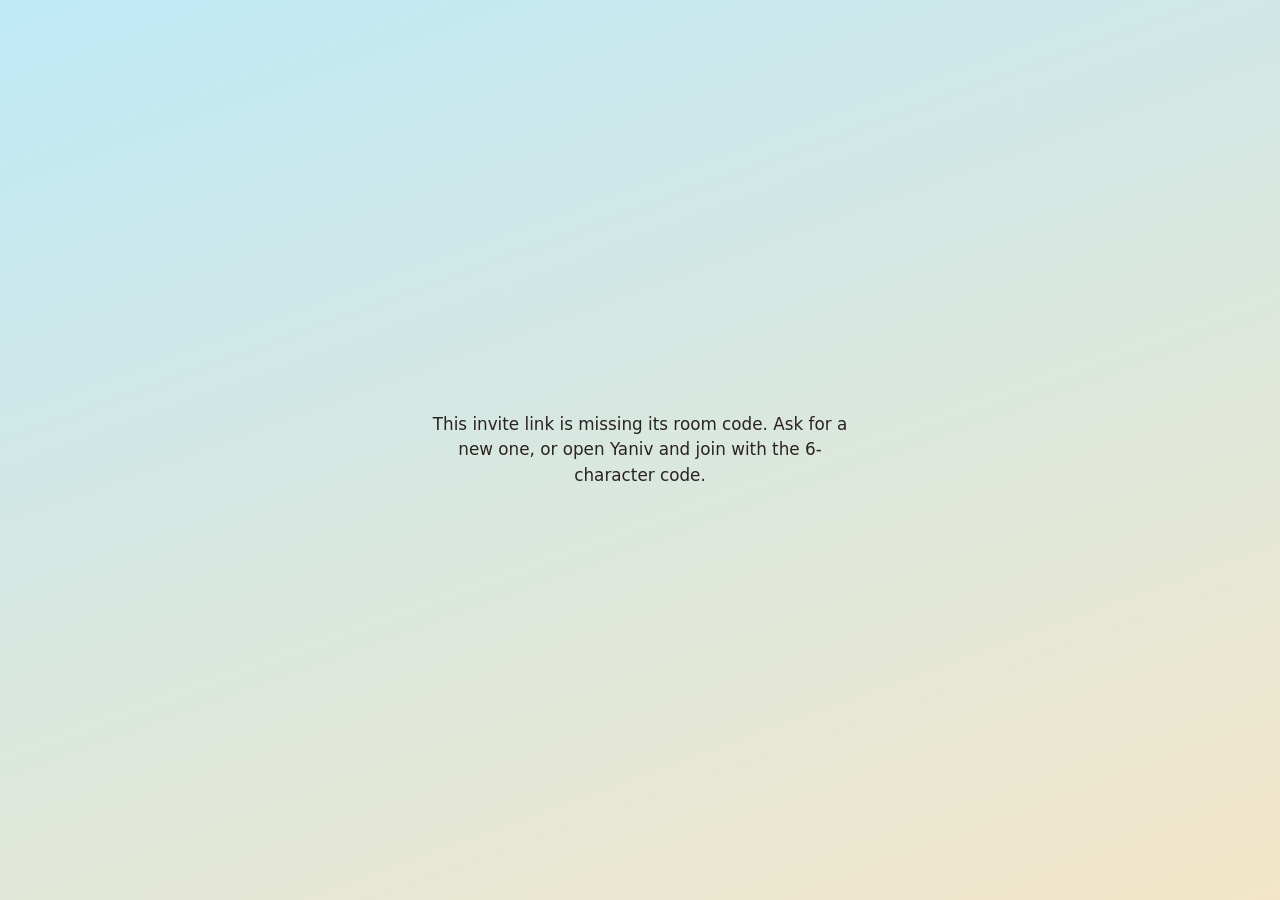
<file: Yaniv/r/index.html>
<!doctype html>
<html lang="en">
<head>
<meta charset="utf-8">
<meta name="viewport" content="width=device-width, initial-scale=1, viewport-fit=cover">
<title>Join a Yaniv room</title>
<!--
  The landing page a share link points at.

  Everything it needs is in the URL fragment (#c=ABC123, plus &k=<password> for a locked room),
  which a browser never sends to the server — so whoever hosts this page never sees a room code or
  a password in their access logs, and the page itself can be one static file with no path routing.
  That matters twice over: GitHub Pages cannot rewrite /r/ABC123 to /r/index.html, so a code in the
  path would simply 404, and a password in the path or query would be logged by the host.

  Nothing in the app depends on this page existing. On Android the intent-filter claims the URL
  directly and the app opens without the page ever loading; this is what everyone else sees.
-->
<style>
  :root {
    --sand: #f3e6c8;
    --ink: #2b2320;
    --pink: #d83b73;
    --cyan: #bfe9f7;
  }
  * { box-sizing: border-box; }
  body {
    margin: 0;
    min-height: 100vh;
    display: flex;
    align-items: center;
    justify-content: center;
    padding: 24px;
    background: linear-gradient(160deg, var(--cyan), var(--sand));
    color: var(--ink);
    font-family: system-ui, -apple-system, "Segoe UI", Roboto, sans-serif;
    text-align: center;
  }
  main { max-width: 26rem; width: 100%; }
  h1 { font-size: 1.5rem; margin: 0 0 1.5rem; font-weight: 700; }
  .code {
    font-family: ui-monospace, "SF Mono", Menlo, Consolas, monospace;
    font-size: clamp(2rem, 12vw, 3.25rem);
    font-weight: 700;
    letter-spacing: 0.15em;
    /* The code is data, not prose: keep it left-to-right even for an RTL reader. */
    direction: ltr;
    unicode-bidi: isolate;
    margin: 0 0 0.25rem;
  }
  .caption { margin: 0 0 2rem; opacity: 0.7; font-size: 0.9rem; }
  /* Data like the code, so it keeps its own direction inside a right-to-left caption. */
  .pw { direction: ltr; unicode-bidi: isolate; }
  a.button {
    display: block;
    padding: 0.9rem 1.25rem;
    margin-bottom: 0.75rem;
    border-radius: 999px;
    background: var(--pink);
    color: #fff;
    text-decoration: none;
    font-weight: 600;
  }
  a.secondary { background: transparent; color: var(--ink); border: 2px solid rgba(43, 35, 32, 0.25); }
  .missing { font-size: 1.05rem; line-height: 1.5; }
</style>
</head>
<body>
<main id="root" class="missing">Loading…</main>
<script>
  // The page in the reader's language. It is the first thing an invited player ever sees, and they do
  // not have the app yet, so it cannot lean on the app's own locale files: these are the same phrases,
  // in the same wording where the app has one (its room code, its Password caption), kept here so the
  // page stays one static file. One table per language the app ships (Languages.All); anything else
  // reads English. The password label carries its own colon and spacing, which differ by language.
  var STRINGS = {
    en: {
      title: 'Join a Yaniv room',
      missing: 'This invite link is missing its room code. Ask for a new one, or open Yaniv and join with the 6-character code.',
      invited: 'You are invited to a Yaniv room',
      caption: 'Room code — you can type this in the app',
      password: 'Password: ',
      open: 'Open in the Yaniv app',
      store: 'Get the app'
    },
    he: {
      title: 'הצטרפות לחדר יניב',
      missing: 'בקישור ההזמנה הזה חסר קוד החדר. בקשו קישור חדש, או פתחו את יניב והצטרפו עם קוד החדר בן 6 התווים.',
      invited: 'הוזמנתם לחדר יניב',
      caption: 'קוד החדר — אפשר להקליד אותו באפליקציה',
      password: 'סיסמה: ',
      open: 'פתיחה באפליקציית יניב',
      store: 'להורדת האפליקציה'
    },
    ar: {
      title: 'انضم إلى غرفة يانيف',
      missing: 'رابط الدعوة هذا لا يتضمن رمز الغرفة. اطلب رابطًا جديدًا، أو افتح يانيف وانضم برمز الغرفة المكوّن من 6 خانات.',
      invited: 'أنت مدعو إلى غرفة يانيف',
      caption: 'رمز الغرفة — يمكنك كتابته في التطبيق',
      password: 'كلمة المرور: ',
      open: 'افتح في تطبيق يانيف',
      store: 'احصل على التطبيق'
    },
    es: {
      title: 'Únete a una sala de Yaniv',
      missing: 'A este enlace de invitación le falta el código de sala. Pide uno nuevo, o abre Yaniv y únete con el código de sala de 6 caracteres.',
      invited: 'Te han invitado a una sala de Yaniv',
      caption: 'Código de sala — puedes escribirlo en la app',
      password: 'Contraseña: ',
      open: 'Abrir en la app de Yaniv',
      store: 'Descargar la app'
    },
    fr: {
      title: 'Rejoindre un salon Yaniv',
      missing: 'Il manque le code du salon dans ce lien d’invitation. Demandez-en un nouveau, ou ouvrez Yaniv et rejoignez le salon avec le code à 6 caractères.',
      invited: 'Vous êtes invité dans un salon Yaniv',
      caption: 'Code du salon — vous pouvez le saisir dans l’application',
      password: 'Mot de passe : ',
      open: 'Ouvrir dans l’application Yaniv',
      store: 'Télécharger l’application'
    },
    de: {
      title: 'Einem Yaniv-Raum beitreten',
      missing: 'In diesem Einladungslink fehlt der Raumcode. Bitte um einen neuen oder öffne Yaniv und tritt mit dem 6-stelligen Raumcode bei.',
      invited: 'Du wurdest in einen Yaniv-Raum eingeladen',
      caption: 'Raumcode — du kannst ihn in der App eingeben',
      password: 'Passwort: ',
      open: 'In der Yaniv-App öffnen',
      store: 'App holen'
    },
    ru: {
      title: 'Комната для игры в Янив',
      missing: 'В этой ссылке-приглашении нет кода комнаты. Попросите новую ссылку или откройте Янив и войдите по коду комнаты из 6 символов.',
      invited: 'Вас пригласили в комнату для игры в Янив',
      caption: 'Код комнаты — его можно ввести в приложении',
      password: 'Пароль: ',
      open: 'Открыть в приложении Янив',
      store: 'Скачать приложение'
    },
    pt: {
      title: 'Entre em uma sala de Yaniv',
      missing: 'Este link de convite está sem o código da sala. Peça um novo, ou abra o Yaniv e entre com o código da sala de 6 caracteres.',
      invited: 'Você foi convidado para uma sala de Yaniv',
      caption: 'Código da sala — você pode digitá-lo no app',
      password: 'Senha: ',
      open: 'Abrir no app Yaniv',
      store: 'Baixar o app'
    },
    it: {
      title: 'Entra in una stanza di Yaniv',
      missing: 'In questo link d’invito manca il codice stanza. Chiedine uno nuovo, oppure apri Yaniv ed entra con il codice stanza di 6 caratteri.',
      invited: 'Sei stato invitato in una stanza di Yaniv',
      caption: 'Codice stanza — puoi digitarlo nell’app',
      password: 'Password: ',
      open: 'Apri nell’app Yaniv',
      store: 'Scarica l’app'
    },
    zh: {
      title: '加入 Yaniv 房间',
      missing: '此邀请链接缺少房间代码。请向对方索取新链接，或打开 Yaniv，输入6位房间代码加入。',
      invited: '你受邀加入一个 Yaniv 房间',
      caption: '房间代码 — 可以在应用中输入',
      password: '密码：',
      open: '在 Yaniv 应用中打开',
      store: '获取应用'
    },
    ja: {
      title: 'Yanivのルームに参加',
      missing: 'この招待リンクにはルームコードがありません。新しいリンクをもらうか、Yanivを開いて6文字のルームコードで参加してください。',
      invited: 'Yanivのルームに招待されました',
      caption: 'ルームコード — アプリで入力できます',
      password: 'パスワード：',
      open: 'Yanivアプリで開く',
      store: 'アプリを入手'
    },
    ko: {
      title: 'Yaniv 방에 참가하기',
      missing: '이 초대 링크에 방 코드가 없어요. 새 링크를 요청하거나, Yaniv를 열고 6자리 방 코드로 참가하세요.',
      invited: 'Yaniv 방에 초대받았어요',
      caption: '방 코드 — 앱에서 입력할 수 있어요',
      password: '비밀번호: ',
      open: 'Yaniv 앱에서 열기',
      store: '앱 받기'
    },
    tr: {
      title: 'Bir Yaniv odasına katıl',
      missing: 'Bu davet bağlantısında oda kodu yok. Yeni bir bağlantı iste ya da Yaniv’i açıp 6 karakterli oda koduyla katıl.',
      invited: 'Bir Yaniv odasına davet edildin',
      caption: 'Oda kodu — uygulamada yazabilirsin',
      password: 'Şifre: ',
      open: 'Yaniv uygulamasında aç',
      store: 'Uygulamayı indir'
    },
    id: {
      title: 'Gabung ke ruang Yaniv',
      missing: 'Tautan undangan ini tidak memuat kode ruang. Minta tautan baru, atau buka Yaniv dan gabung dengan kode ruang 6 karakter.',
      invited: 'Kamu diundang ke ruang Yaniv',
      caption: 'Kode ruang — kamu bisa mengetiknya di aplikasi',
      password: 'Kata sandi: ',
      open: 'Buka di aplikasi Yaniv',
      store: 'Dapatkan aplikasinya'
    }
  };
  var RTL = { he: true, ar: true };

  // The first language in the browser's own preference list that has a table. Only the primary subtag
  // counts (pt-BR and pt-PT both read pt, zh-TW reads zh, as Languages.FromSystemLanguage folds them),
  // and the two retired ISO codes some Android builds still report are read as what they mean.
  function pickLanguage() {
    var wanted = navigator.languages && navigator.languages.length ? navigator.languages : [navigator.language];
    for (var i = 0; i < wanted.length; i++) {
      var code = String(wanted[i] || '').toLowerCase().split('-')[0];
      if (code === 'iw') code = 'he';
      if (code === 'in') code = 'id';
      if (STRINGS.hasOwnProperty(code)) return code;
    }
    return 'en';
  }

  var LANG = pickLanguage();
  var T = STRINGS[LANG];
  document.documentElement.lang = LANG;
  document.documentElement.dir = RTL[LANG] ? 'rtl' : 'ltr';
  document.title = T.title;

  // Every string on the page goes in as text, never as markup: the translations are ours, but the code
  // and the password come from the URL, and one way of building the page keeps both safe.
  function el(tag, className, text) {
    var e = document.createElement(tag);
    if (className) e.className = className;
    if (text != null) e.textContent = text;
    return e;
  }

  // Mirrors RoomLink.TryParse on the C# side: accept the fragment form the app composes, and the
  // ?room= query a WebGL tab is launched with. Deliberately dumb about everything else — the app
  // is the authority on what a code means, this only has to get it there.
  function readCode() {
    var params = new URLSearchParams(location.hash.replace(/^#/, ''));
    var raw = params.get('c') || new URLSearchParams(location.search).get('room') || '';
    var code = raw.replace(/[\s-]/g, '').toUpperCase();
    return /^[A-Z0-9]{6}$/.test(code) ? code : null;
  }

  // The room password, when the link carries one. It has to survive the handoff below or this page
  // silently strips it and the friend it was sent to gets challenged for a password they were
  // deliberately spared — which is the entire point of putting it in the link. Unlike the code it is
  // taken verbatim: a password is case-sensitive and is not restricted to the code alphabet.
  //
  // The fragment ONLY, and this is the one place the asymmetry with readCode() is deliberate: a
  // fragment is never transmitted, while a query string is sent to whoever serves this page and lands
  // in its access logs, any CDN in front of it, and the Referer header of every link clicked from
  // here. That property is the entire reason RoomLink.Compose puts the password in the fragment, and
  // accepting ?k= as well quietly gave it away for links nothing in the app ever composes.
  //
  // The C# parser still reads ?k=, and should: the only URL it sees carrying one is the yaniv:// URI
  // composed below, which is a custom scheme that never reaches a server.
  function readPassword() {
    var raw = new URLSearchParams(location.hash.replace(/^#/, '')).get('k') || '';
    return raw.length ? raw : null;
  }

  function render() {
    var root = document.getElementById('root');
    var code = readCode();

    if (!code) {
      root.className = 'missing';
      root.textContent = T.missing;
      return;
    }

    var password = readPassword();

    root.className = '';
    root.textContent = '';
    root.appendChild(el('h1', null, T.invited));
    root.appendChild(el('p', 'code', code.slice(0, 3) + ' ' + code.slice(3)));
    root.appendChild(el('p', 'caption', T.caption));
    // Shown as well as passed on, for the same reason the code is: tapping the button is the happy
    // path, but someone who has to type the code by hand would otherwise hit a password they were
    // never told. It is already in the URL they are looking at, so this reveals nothing new.
    if (password) {
      var line = el('p', 'caption', T.password);
      line.appendChild(el('b', 'pw', password));
      root.appendChild(line);
    }

    var open = el('a', 'button', T.open);
    open.id = 'open';
    open.href = 'yaniv://room/' + encodeURIComponent(code) +
      (password ? '?k=' + encodeURIComponent(password) : '');
    root.appendChild(open);

    // Placeholder until M11 publishes a listing. Pointing it at a search keeps the button honest
    // rather than dead, and it is one string to change once the package name is real.
    var store = el('a', 'button secondary', T.store);
    store.id = 'store';
    store.href = 'https://play.google.com/store/search?q=Yaniv&c=apps';
    root.appendChild(store);
  }

  render();
  // A messenger's in-app browser can hand us a new fragment without a reload.
  window.addEventListener('hashchange', render);
</script>
</body>
</html>
</file>
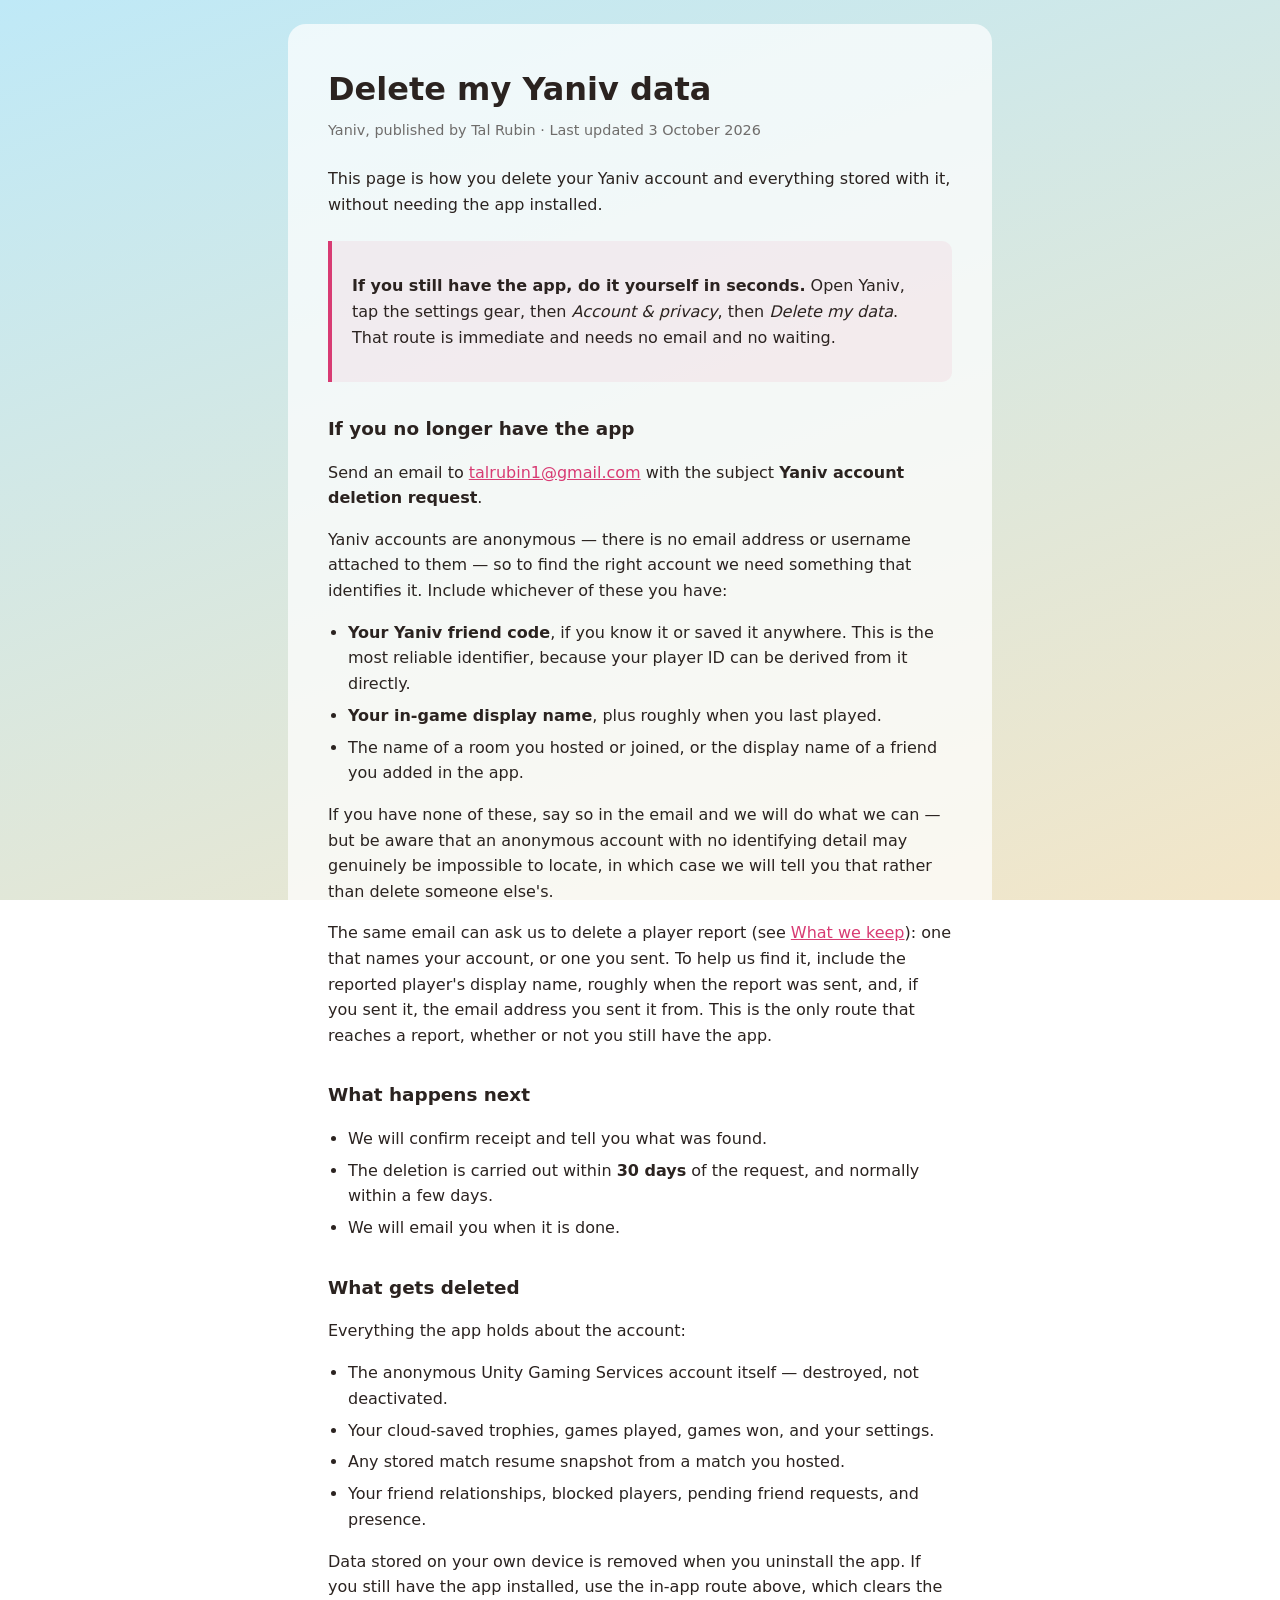
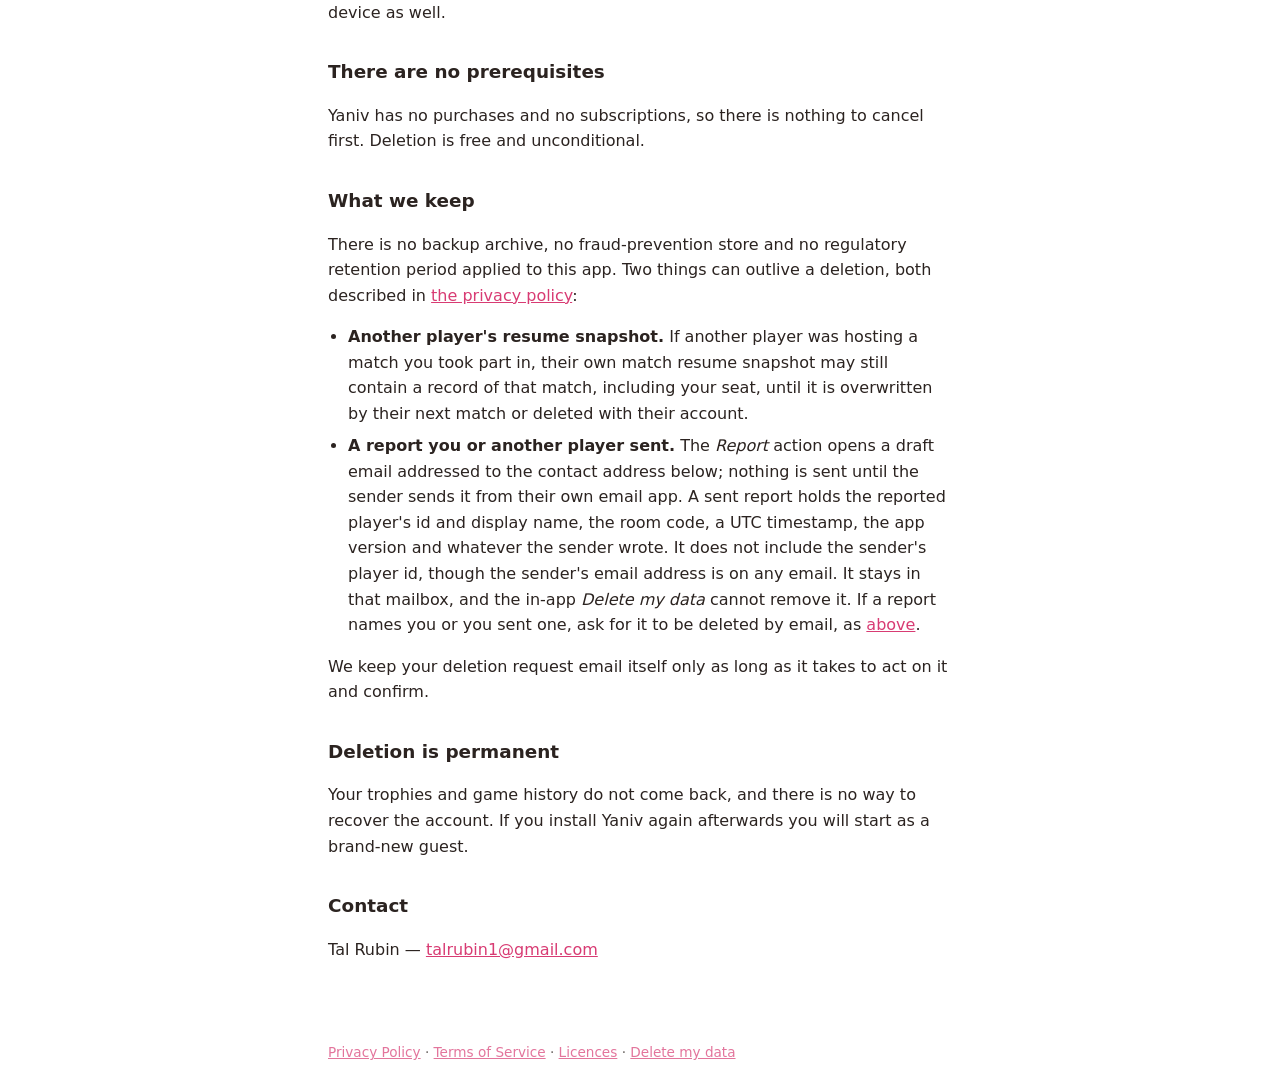
<file: Yaniv/legal/delete-data.html>
<!doctype html>
<html lang="en">
<head>
<meta charset="utf-8">
<meta name="viewport" content="width=device-width, initial-scale=1, viewport-fit=cover">
<title>Yaniv — Delete my data</title>
<link rel="stylesheet" href="legal.css">
<!--
  The web-accessible account deletion route Google Play requires alongside the in-app one, for
  players who have already uninstalled and can no longer reach the in-app path.

  Play's requirements for this page, and where each is met:
    - functional, loads without error ......... static file, no script, no dependencies
    - relevant in scope, deletion prominent ... it is the only subject of the page
    - names the app or developer as on the
      store listing ........................... "Yaniv" and "Tal Rubin", in the first line and the
                                                contact section
    - says which data is deleted and which is
      kept, and for how long .................. "What gets deleted" and "What we keep", in the
                                                privacy policy's wording (section 11)

  IMPORTANT: the app name and developer name below must match the Play store listing exactly. If the
  listing ends up published under a different developer name, change it here too or the page stops
  satisfying the requirement.
-->
</head>
<body>
<main>

<h1>Delete my Yaniv data</h1>
<p class="updated">Yaniv, published by Tal Rubin · Last updated 3 October 2026</p>

<p>This page is how you delete your Yaniv account and everything stored with it, without needing the
app installed.</p>

<div class="callout">
  <p><strong>If you still have the app, do it yourself in seconds.</strong> Open Yaniv, tap the
  settings gear, then <em>Account &amp; privacy</em>, then <em>Delete my data</em>. That route is
  immediate and needs no email and no waiting.</p>
</div>

<h2 id="no-app">If you no longer have the app</h2>

<p>Send an email to <a href="mailto:talrubin1@gmail.com?subject=Yaniv%20account%20deletion%20request">talrubin1@gmail.com</a>
with the subject <strong>Yaniv account deletion request</strong>.</p>

<p>Yaniv accounts are anonymous — there is no email address or username attached to them — so to find
the right account we need something that identifies it. Include whichever of these you have:</p>

<ul>
  <li><strong>Your Yaniv friend code</strong>, if you know it or saved it anywhere. This is the most
      reliable identifier, because your player ID can be derived from it directly.</li>
  <li><strong>Your in-game display name</strong>, plus roughly when you last played.</li>
  <li>The name of a room you hosted or joined, or the display name of a friend you added in the app.</li>
</ul>

<p>If you have none of these, say so in the email and we will do what we can — but be aware that an
anonymous account with no identifying detail may genuinely be impossible to locate, in which case we
will tell you that rather than delete someone else's.</p>

<p>The same email can ask us to delete a player report (see <a href="#keep">What we keep</a>): one that
names your account, or one you sent. To help us find it, include the reported player's display name,
roughly when the report was sent, and, if you sent it, the email address you sent it from. This is the
only route that reaches a report, whether or not you still have the app.</p>

<h2>What happens next</h2>

<ul>
  <li>We will confirm receipt and tell you what was found.</li>
  <li>The deletion is carried out within <strong>30 days</strong> of the request, and normally within
      a few days.</li>
  <li>We will email you when it is done.</li>
</ul>

<h2>What gets deleted</h2>

<p>Everything the app holds about the account:</p>

<ul>
  <li>The anonymous Unity Gaming Services account itself — destroyed, not deactivated.</li>
  <li>Your cloud-saved trophies, games played, games won, and your settings.</li>
  <li>Any stored match resume snapshot from a match you hosted.</li>
  <li>Your friend relationships, blocked players, pending friend requests, and presence.</li>
</ul>

<p>Data stored on your own device is removed when you uninstall the app. If you still have the app
installed, use the in-app route above, which clears the device as well.</p>

<h2>There are no prerequisites</h2>

<p>Yaniv has no purchases and no subscriptions, so there is nothing to cancel first. Deletion is free
and unconditional.</p>

<h2 id="keep">What we keep</h2>

<p>There is no backup archive, no fraud-prevention store and no regulatory retention period applied to
this app. Two things can outlive a deletion, both described in
<a href="privacy.html#deleting">the privacy policy</a>:</p>

<ul>
  <li><strong>Another player's resume snapshot.</strong> If another player was hosting a match you took
      part in, their own match resume snapshot may still contain a record of that match, including
      your seat, until it is overwritten by their next match or deleted with their account.</li>
  <li><strong>A report you or another player sent.</strong> The <em>Report</em> action opens a draft
      email addressed to the contact address below; nothing is sent until the sender sends it from
      their own email app. A sent report holds the reported player's id and display name, the room
      code, a UTC timestamp, the app version and whatever the sender wrote. It does not include the
      sender's player id, though the sender's email address is on any email. It stays in that
      mailbox, and the in-app <em>Delete my data</em> cannot remove it. If a report names you or you
      sent one, ask for it to be deleted by email, as <a href="#no-app">above</a>.</li>
</ul>

<p>We keep your deletion request email itself only as long as it takes to act on it and confirm.</p>

<h2>Deletion is permanent</h2>

<p>Your trophies and game history do not come back, and there is no way to recover the account. If you
install Yaniv again afterwards you will start as a brand-new guest.</p>

<h2>Contact</h2>

<p>Tal Rubin — <a href="mailto:talrubin1@gmail.com">talrubin1@gmail.com</a></p>

</main>
<footer>
  <a href="privacy.html">Privacy Policy</a> ·
  <a href="terms.html">Terms of Service</a> ·
  <a href="licenses.html">Licences</a> ·
  <a href="delete-data.html">Delete my data</a>
</footer>
</body>
</html>
</file>
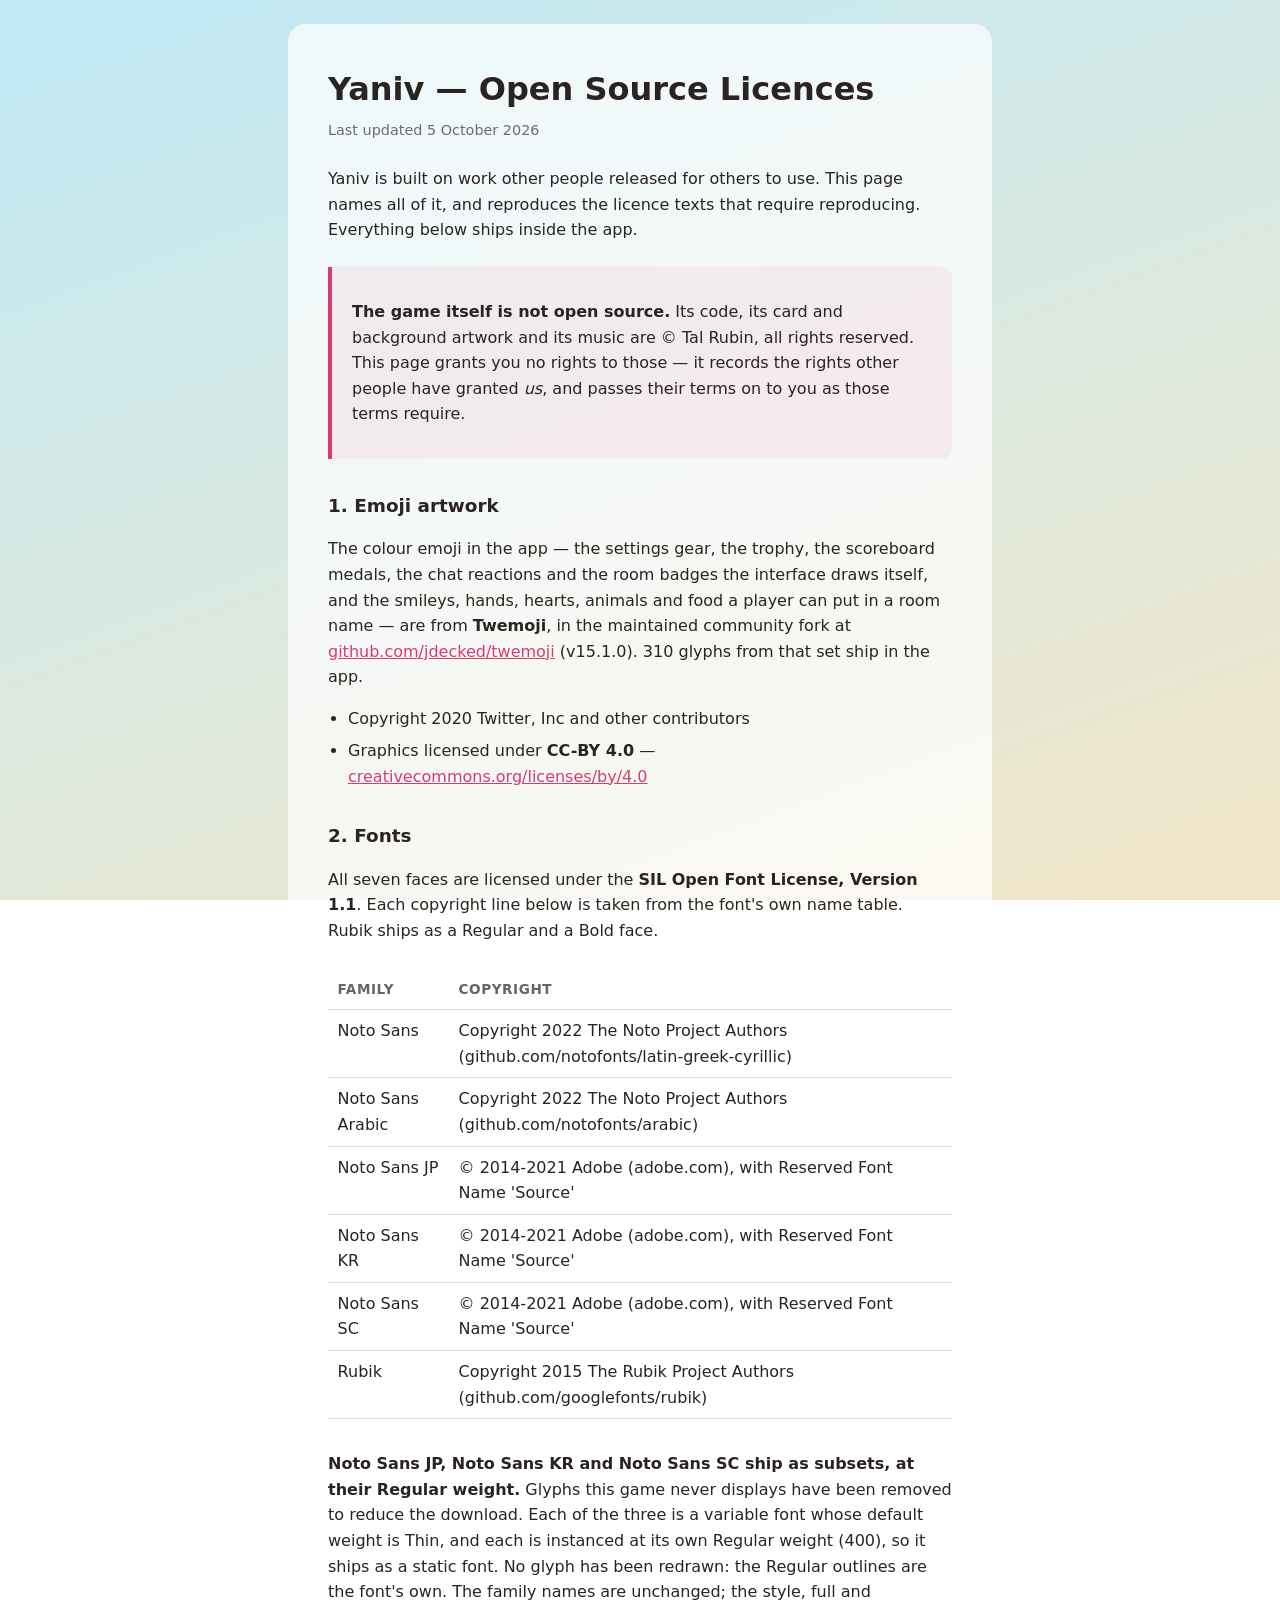
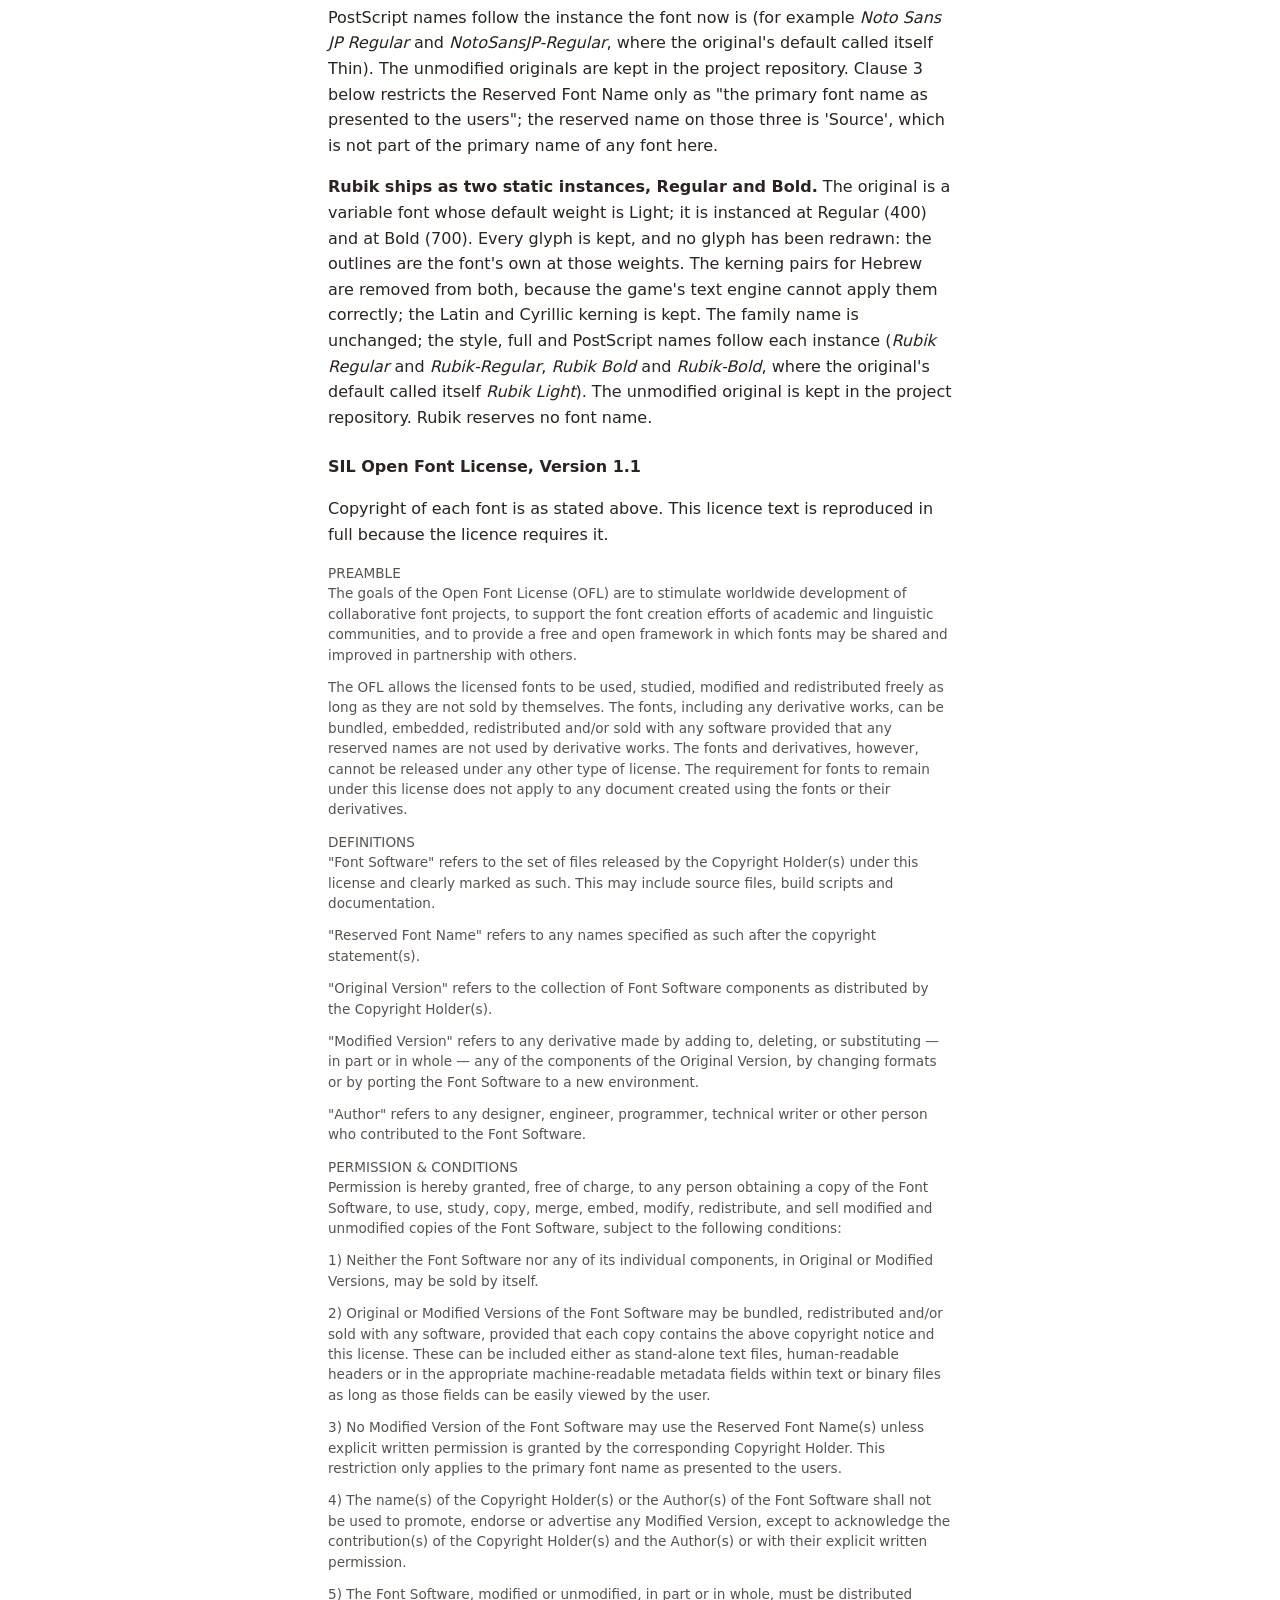
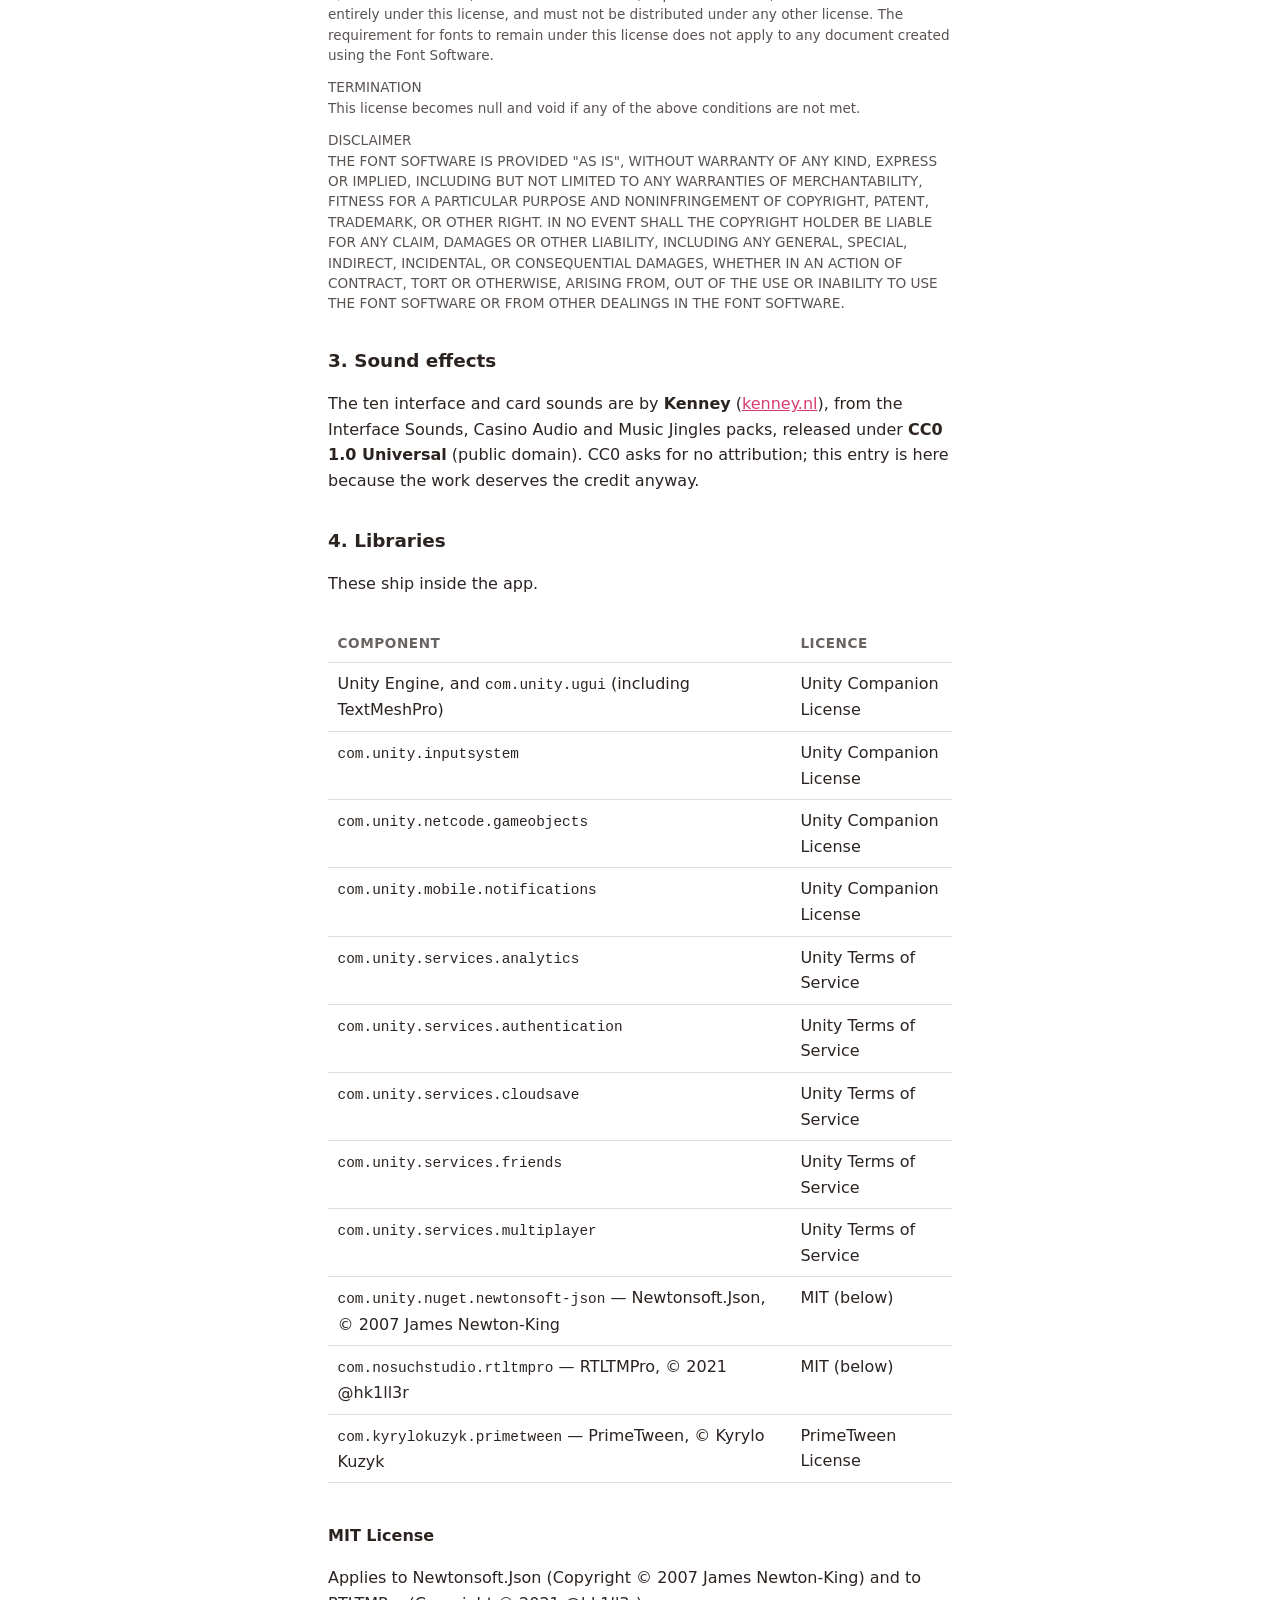
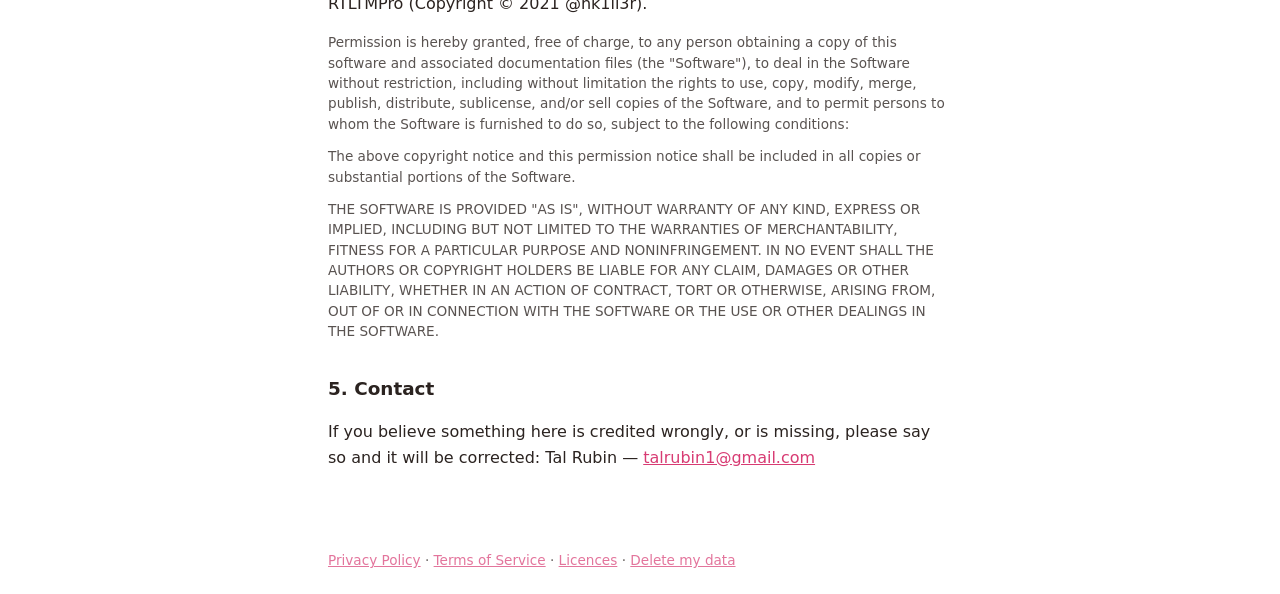
<file: Yaniv/legal/licenses.html>
<!doctype html>
<html lang="en">
<head>
<meta charset="utf-8">
<meta name="viewport" content="width=device-width, initial-scale=1, viewport-fit=cover">
<title>Yaniv — Open Source Licences</title>
<link rel="stylesheet" href="legal.css">
<!--
  The page that discharges the attribution obligations the app has been carrying unmet since M7b.
  Three hundred and ten Twemoji glyphs ship under CC-BY 4.0, which requires attribution to accompany the
  distributed work; seven fonts ship under the SIL OFL, which requires its licence text to travel
  with them; RTLTMPro and Newtonsoft.Json ship under MIT, which requires the same. All of that was
  recorded only in Markdown files inside a private repository, which reaches nobody and satisfies
  none of those clauses. PROD-8 filed it as the P2 half; it is the half with a real obligation
  behind it.

  Kept in sync with the tree by tools/ci/repo-hygiene.test.mjs, which derives what must appear here
  from Art/Fonts/, Art/Emoji/CREDITS.md and Packages/manifest.json rather than from a list anybody
  has to remember to update.
-->
</head>
<body>
<main>

<h1>Yaniv — Open Source Licences</h1>
<p class="updated">Last updated 5 October 2026</p>

<p>Yaniv is built on work other people released for others to use. This page names all of it, and
reproduces the licence texts that require reproducing. Everything below ships inside the app.</p>

<div class="callout">
<p><strong>The game itself is not open source.</strong> Its code, its card and background artwork and
its music are © Tal Rubin, all rights reserved. This page grants you no rights to those — it records
the rights other people have granted <em>us</em>, and passes their terms on to you as those terms
require.</p>
</div>

<h2>1. Emoji artwork</h2>

<p>The colour emoji in the app — the settings gear, the trophy, the scoreboard medals, the chat
reactions and the room badges the interface draws itself, and the smileys, hands, hearts, animals and
food a player can put in a room name — are from <strong>Twemoji</strong>, in the maintained community
fork at <a href="https://github.com/jdecked/twemoji">github.com/jdecked/twemoji</a> (v15.1.0). 310
glyphs from that set ship in the app.</p>

<ul>
  <li>Copyright 2020 Twitter, Inc and other contributors</li>
  <li>Graphics licensed under <strong>CC-BY 4.0</strong> —
      <a href="https://creativecommons.org/licenses/by/4.0/">creativecommons.org/licenses/by/4.0</a></li>
</ul>

<h2>2. Fonts</h2>

<p>All seven faces are licensed under the <strong>SIL Open Font License, Version 1.1</strong>. Each
copyright line below is taken from the font's own name table. Rubik ships as a Regular and a Bold
face.</p>

<div class="scroll">
<table>
  <tr><th>Family</th><th>Copyright</th></tr>
  <tr><td>Noto Sans</td><td>Copyright 2022 The Noto Project Authors (github.com/notofonts/latin-greek-cyrillic)</td></tr>
  <tr><td>Noto Sans Arabic</td><td>Copyright 2022 The Noto Project Authors (github.com/notofonts/arabic)</td></tr>
  <tr><td>Noto Sans JP</td><td>© 2014-2021 Adobe (adobe.com), with Reserved Font Name 'Source'</td></tr>
  <tr><td>Noto Sans KR</td><td>© 2014-2021 Adobe (adobe.com), with Reserved Font Name 'Source'</td></tr>
  <tr><td>Noto Sans SC</td><td>© 2014-2021 Adobe (adobe.com), with Reserved Font Name 'Source'</td></tr>
  <tr><td>Rubik</td><td>Copyright 2015 The Rubik Project Authors (github.com/googlefonts/rubik)</td></tr>
</table>
</div>

<p><strong>Noto Sans JP, Noto Sans KR and Noto Sans SC ship as subsets, at their Regular
weight.</strong> Glyphs this game never displays have been removed to reduce the download. Each of
the three is a variable font whose default weight is Thin, and each is instanced at its own Regular
weight (400), so it ships as a static font. No glyph has been redrawn: the Regular outlines are the
font's own. The family names are unchanged; the style, full and PostScript names follow the instance
the font now is (for example <em>Noto Sans JP Regular</em> and <em>NotoSansJP-Regular</em>, where the
original's default called itself Thin). The unmodified originals are kept in the project repository.
Clause 3 below restricts the Reserved Font Name only as "the primary font name as presented to the
users"; the reserved name on those three is 'Source', which is not part of the primary name of any
font here.</p>

<p><strong>Rubik ships as two static instances, Regular and Bold.</strong> The original is a variable
font whose default weight is Light; it is instanced at Regular (400) and at Bold (700). Every glyph is
kept, and no glyph has been redrawn: the outlines are the font's own at those weights. The kerning
pairs for Hebrew are removed from both, because the game's text engine cannot apply them correctly;
the Latin and Cyrillic kerning is kept. The family name is unchanged; the style, full and PostScript
names follow each instance (<em>Rubik Regular</em> and <em>Rubik-Regular</em>, <em>Rubik Bold</em> and
<em>Rubik-Bold</em>, where the original's default called itself <em>Rubik Light</em>). The unmodified
original is kept in the project repository. Rubik reserves no font name.</p>

<h3>SIL Open Font License, Version 1.1</h3>

<p>Copyright of each font is as stated above. This licence text is reproduced in full because the
licence requires it.</p>

<p class="license-body">PREAMBLE<br>
The goals of the Open Font License (OFL) are to stimulate worldwide development of collaborative font
projects, to support the font creation efforts of academic and linguistic communities, and to provide
a free and open framework in which fonts may be shared and improved in partnership with others.</p>

<p class="license-body">The OFL allows the licensed fonts to be used, studied, modified and
redistributed freely as long as they are not sold by themselves. The fonts, including any derivative
works, can be bundled, embedded, redistributed and/or sold with any software provided that any
reserved names are not used by derivative works. The fonts and derivatives, however, cannot be
released under any other type of license. The requirement for fonts to remain under this license does
not apply to any document created using the fonts or their derivatives.</p>

<p class="license-body">DEFINITIONS<br>
"Font Software" refers to the set of files released by the Copyright Holder(s) under this license and
clearly marked as such. This may include source files, build scripts and documentation.</p>

<p class="license-body">"Reserved Font Name" refers to any names specified as such after the copyright
statement(s).</p>

<p class="license-body">"Original Version" refers to the collection of Font Software components as
distributed by the Copyright Holder(s).</p>

<p class="license-body">"Modified Version" refers to any derivative made by adding to, deleting, or
substituting — in part or in whole — any of the components of the Original Version, by changing
formats or by porting the Font Software to a new environment.</p>

<p class="license-body">"Author" refers to any designer, engineer, programmer, technical writer or
other person who contributed to the Font Software.</p>

<p class="license-body">PERMISSION &amp; CONDITIONS<br>
Permission is hereby granted, free of charge, to any person obtaining a copy of the Font Software, to
use, study, copy, merge, embed, modify, redistribute, and sell modified and unmodified copies of the
Font Software, subject to the following conditions:</p>

<p class="license-body">1) Neither the Font Software nor any of its individual components, in Original
or Modified Versions, may be sold by itself.</p>

<p class="license-body">2) Original or Modified Versions of the Font Software may be bundled,
redistributed and/or sold with any software, provided that each copy contains the above copyright
notice and this license. These can be included either as stand-alone text files, human-readable
headers or in the appropriate machine-readable metadata fields within text or binary files as long as
those fields can be easily viewed by the user.</p>

<p class="license-body">3) No Modified Version of the Font Software may use the Reserved Font Name(s)
unless explicit written permission is granted by the corresponding Copyright Holder. This restriction
only applies to the primary font name as presented to the users.</p>

<p class="license-body">4) The name(s) of the Copyright Holder(s) or the Author(s) of the Font
Software shall not be used to promote, endorse or advertise any Modified Version, except to
acknowledge the contribution(s) of the Copyright Holder(s) and the Author(s) or with their explicit
written permission.</p>

<p class="license-body">5) The Font Software, modified or unmodified, in part or in whole, must be
distributed entirely under this license, and must not be distributed under any other license. The
requirement for fonts to remain under this license does not apply to any document created using the
Font Software.</p>

<p class="license-body">TERMINATION<br>
This license becomes null and void if any of the above conditions are not met.</p>

<p class="license-body">DISCLAIMER<br>
THE FONT SOFTWARE IS PROVIDED "AS IS", WITHOUT WARRANTY OF ANY KIND, EXPRESS OR IMPLIED, INCLUDING
BUT NOT LIMITED TO ANY WARRANTIES OF MERCHANTABILITY, FITNESS FOR A PARTICULAR PURPOSE AND
NONINFRINGEMENT OF COPYRIGHT, PATENT, TRADEMARK, OR OTHER RIGHT. IN NO EVENT SHALL THE COPYRIGHT
HOLDER BE LIABLE FOR ANY CLAIM, DAMAGES OR OTHER LIABILITY, INCLUDING ANY GENERAL, SPECIAL, INDIRECT,
INCIDENTAL, OR CONSEQUENTIAL DAMAGES, WHETHER IN AN ACTION OF CONTRACT, TORT OR OTHERWISE, ARISING
FROM, OUT OF THE USE OR INABILITY TO USE THE FONT SOFTWARE OR FROM OTHER DEALINGS IN THE FONT
SOFTWARE.</p>

<h2>3. Sound effects</h2>

<p>The ten interface and card sounds are by <strong>Kenney</strong>
(<a href="https://kenney.nl">kenney.nl</a>), from the Interface Sounds, Casino Audio and Music Jingles
packs, released under <strong>CC0 1.0 Universal</strong> (public domain). CC0 asks for no attribution;
this entry is here because the work deserves the credit anyway.</p>

<h2>4. Libraries</h2>

<p>These ship inside the app.</p>

<div class="scroll">
<table>
  <tr><th>Component</th><th>Licence</th></tr>
  <tr><td>Unity Engine, and <code>com.unity.ugui</code> (including TextMeshPro)</td><td>Unity Companion License</td></tr>
  <tr><td><code>com.unity.inputsystem</code></td><td>Unity Companion License</td></tr>
  <tr><td><code>com.unity.netcode.gameobjects</code></td><td>Unity Companion License</td></tr>
  <tr><td><code>com.unity.mobile.notifications</code></td><td>Unity Companion License</td></tr>
  <tr><td><code>com.unity.services.analytics</code></td><td>Unity Terms of Service</td></tr>
  <tr><td><code>com.unity.services.authentication</code></td><td>Unity Terms of Service</td></tr>
  <tr><td><code>com.unity.services.cloudsave</code></td><td>Unity Terms of Service</td></tr>
  <tr><td><code>com.unity.services.friends</code></td><td>Unity Terms of Service</td></tr>
  <tr><td><code>com.unity.services.multiplayer</code></td><td>Unity Terms of Service</td></tr>
  <tr><td><code>com.unity.nuget.newtonsoft-json</code> — Newtonsoft.Json, © 2007 James Newton-King</td><td>MIT (below)</td></tr>
  <tr><td><code>com.nosuchstudio.rtltmpro</code> — RTLTMPro, © 2021 @hk1ll3r</td><td>MIT (below)</td></tr>
  <tr><td><code>com.kyrylokuzyk.primetween</code> — PrimeTween, © Kyrylo Kuzyk</td><td>PrimeTween License</td></tr>
</table>
</div>

<h3>MIT License</h3>

<p>Applies to Newtonsoft.Json (Copyright © 2007 James Newton-King) and to RTLTMPro (Copyright ©
2021 @hk1ll3r).</p>

<p class="license-body">Permission is hereby granted, free of charge, to any person obtaining a copy
of this software and associated documentation files (the "Software"), to deal in the Software without
restriction, including without limitation the rights to use, copy, modify, merge, publish, distribute,
sublicense, and/or sell copies of the Software, and to permit persons to whom the Software is
furnished to do so, subject to the following conditions:</p>

<p class="license-body">The above copyright notice and this permission notice shall be included in all
copies or substantial portions of the Software.</p>

<p class="license-body">THE SOFTWARE IS PROVIDED "AS IS", WITHOUT WARRANTY OF ANY KIND, EXPRESS OR
IMPLIED, INCLUDING BUT NOT LIMITED TO THE WARRANTIES OF MERCHANTABILITY, FITNESS FOR A PARTICULAR
PURPOSE AND NONINFRINGEMENT. IN NO EVENT SHALL THE AUTHORS OR COPYRIGHT HOLDERS BE LIABLE FOR ANY
CLAIM, DAMAGES OR OTHER LIABILITY, WHETHER IN AN ACTION OF CONTRACT, TORT OR OTHERWISE, ARISING FROM,
OUT OF OR IN CONNECTION WITH THE SOFTWARE OR THE USE OR OTHER DEALINGS IN THE SOFTWARE.</p>

<h2>5. Contact</h2>

<p>If you believe something here is credited wrongly, or is missing, please say so and it will be
corrected: Tal Rubin — <a href="mailto:talrubin1@gmail.com">talrubin1@gmail.com</a></p>

</main>
<footer>
  <a href="privacy.html">Privacy Policy</a> ·
  <a href="terms.html">Terms of Service</a> ·
  <a href="licenses.html">Licences</a> ·
  <a href="delete-data.html">Delete my data</a>
</footer>
</body>
</html>
</file>
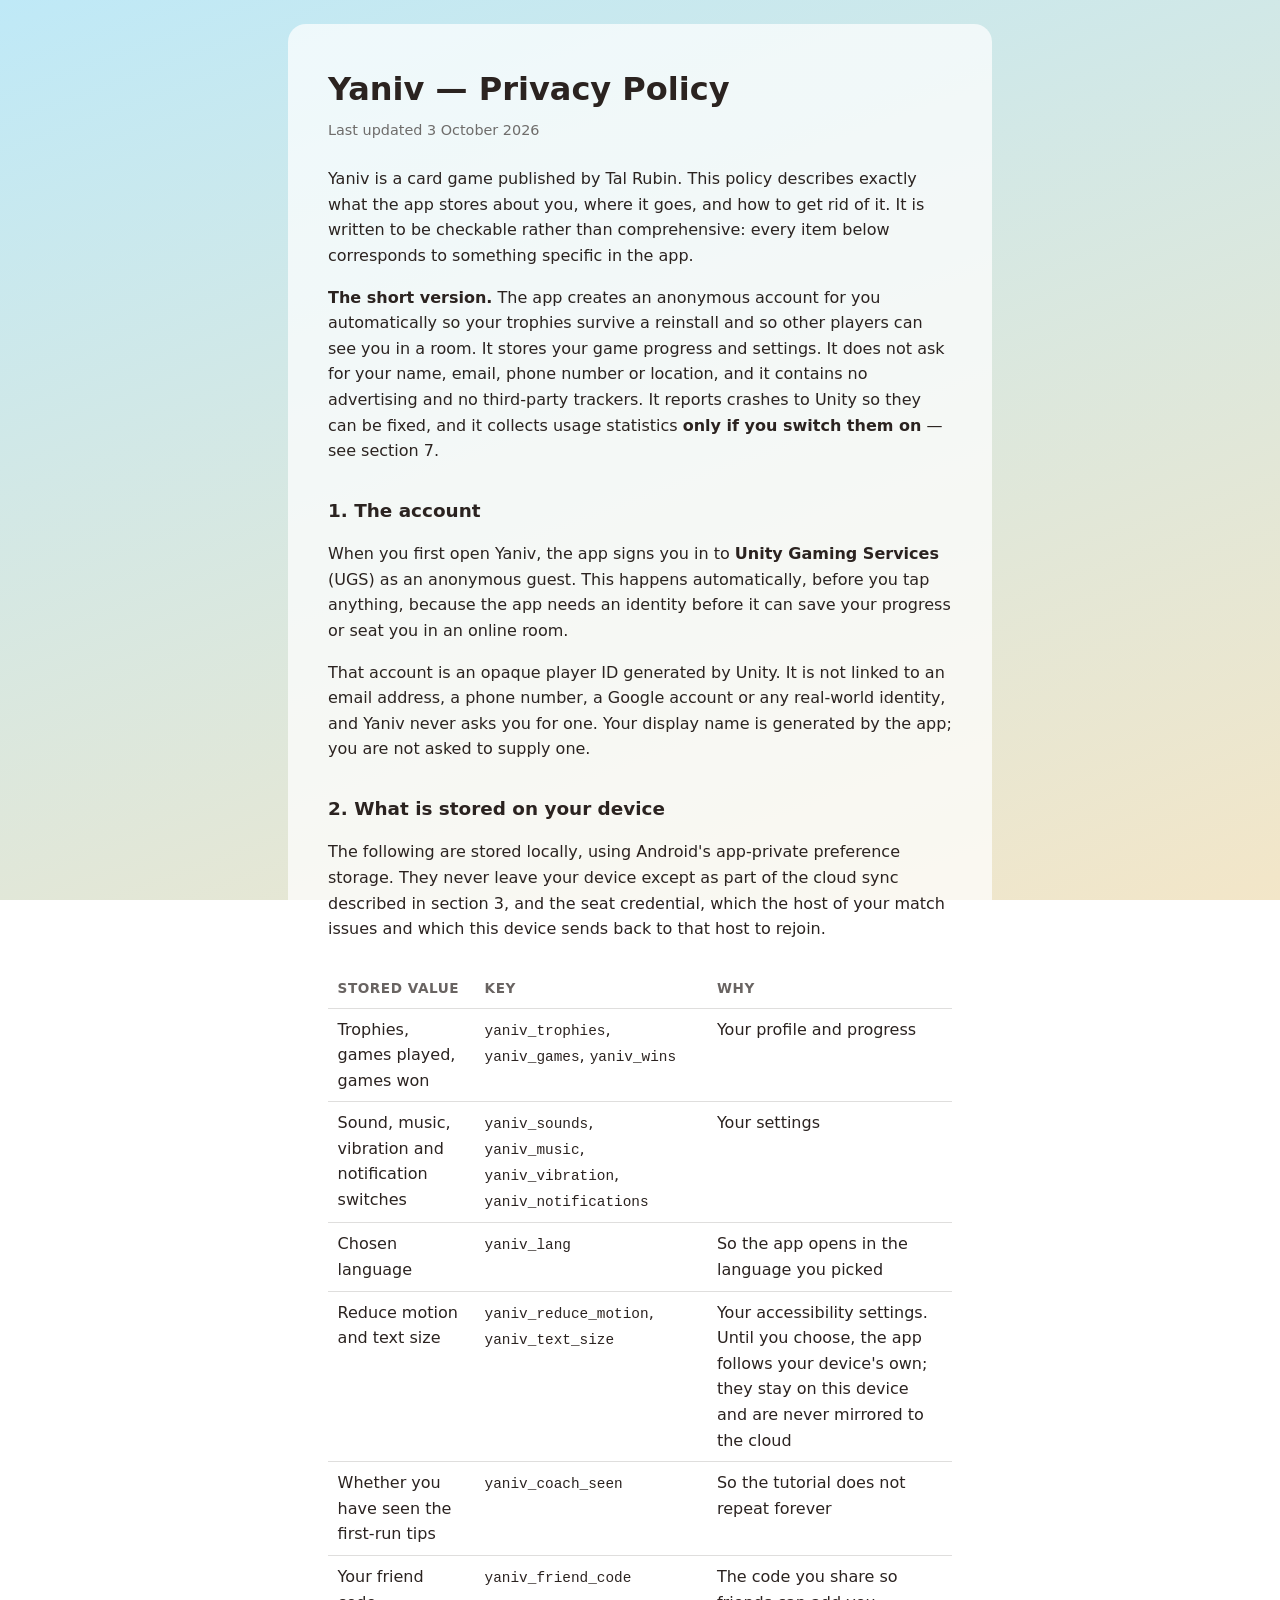
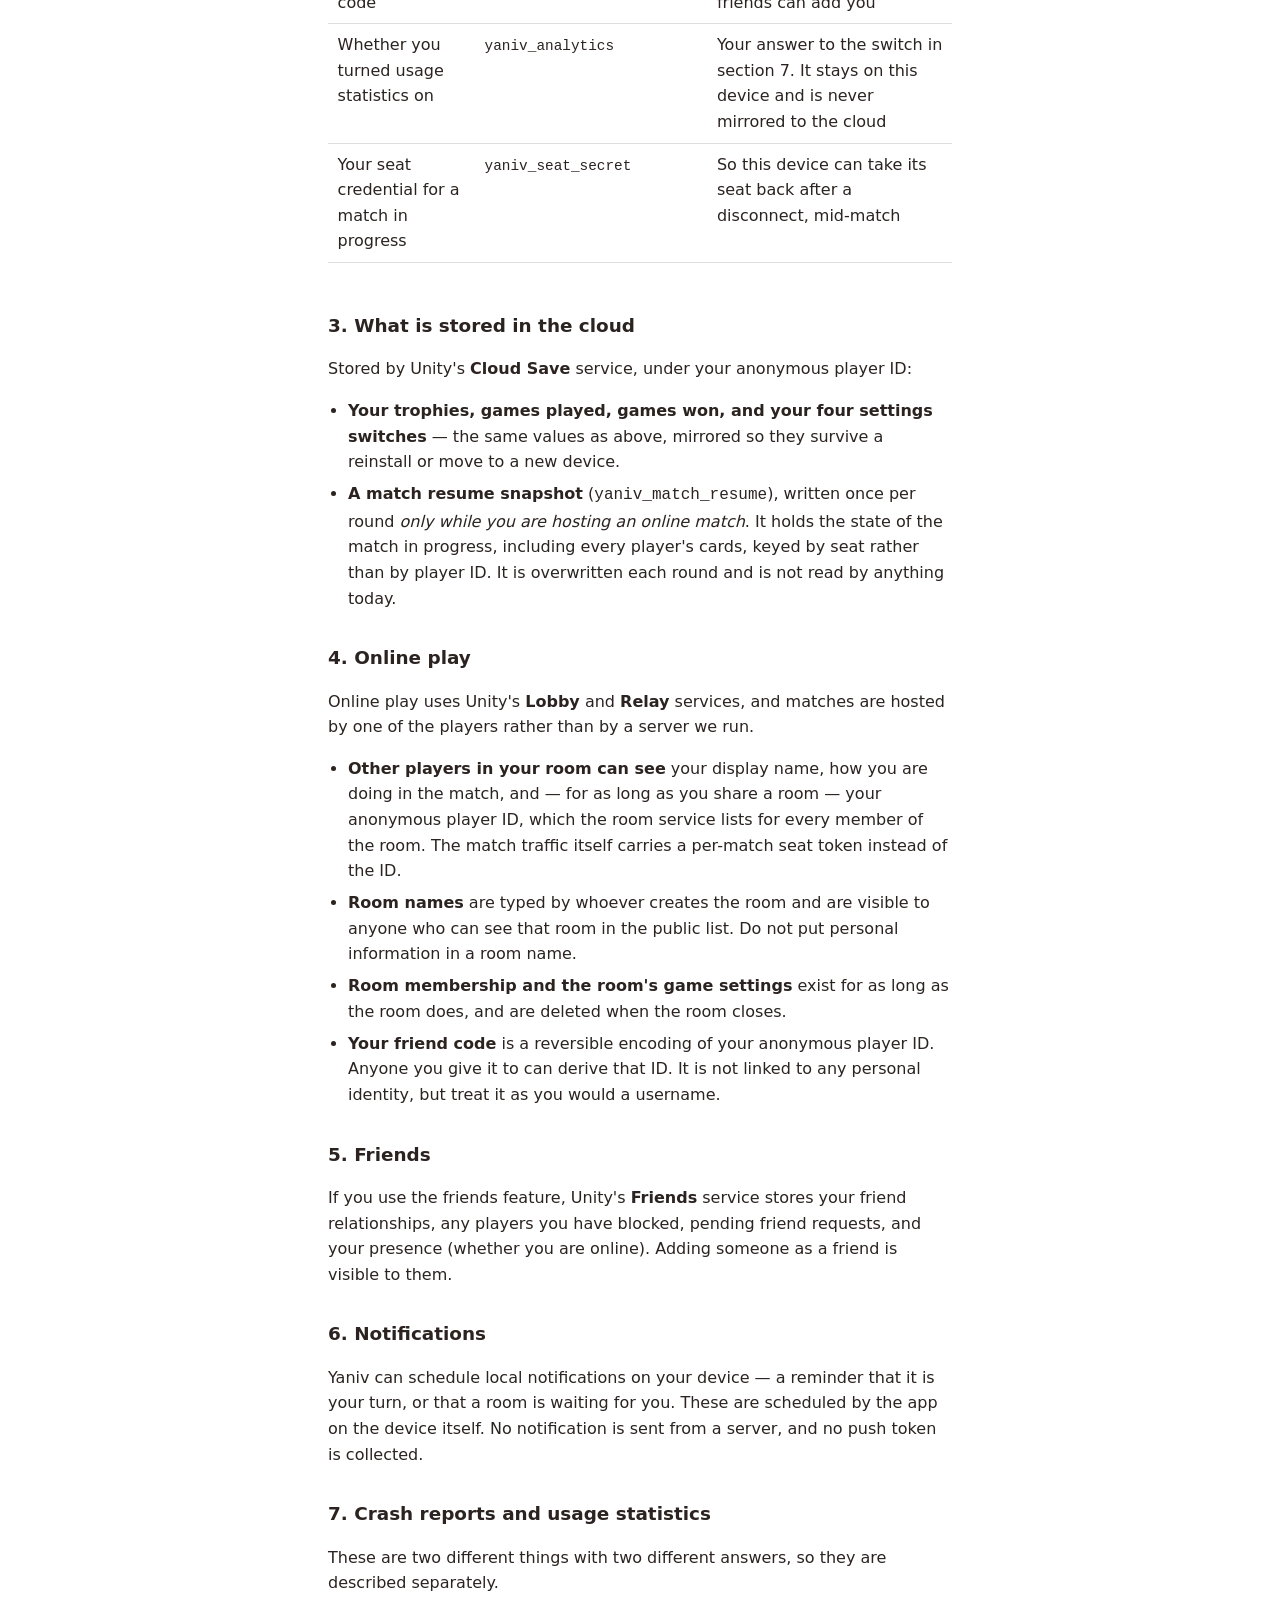
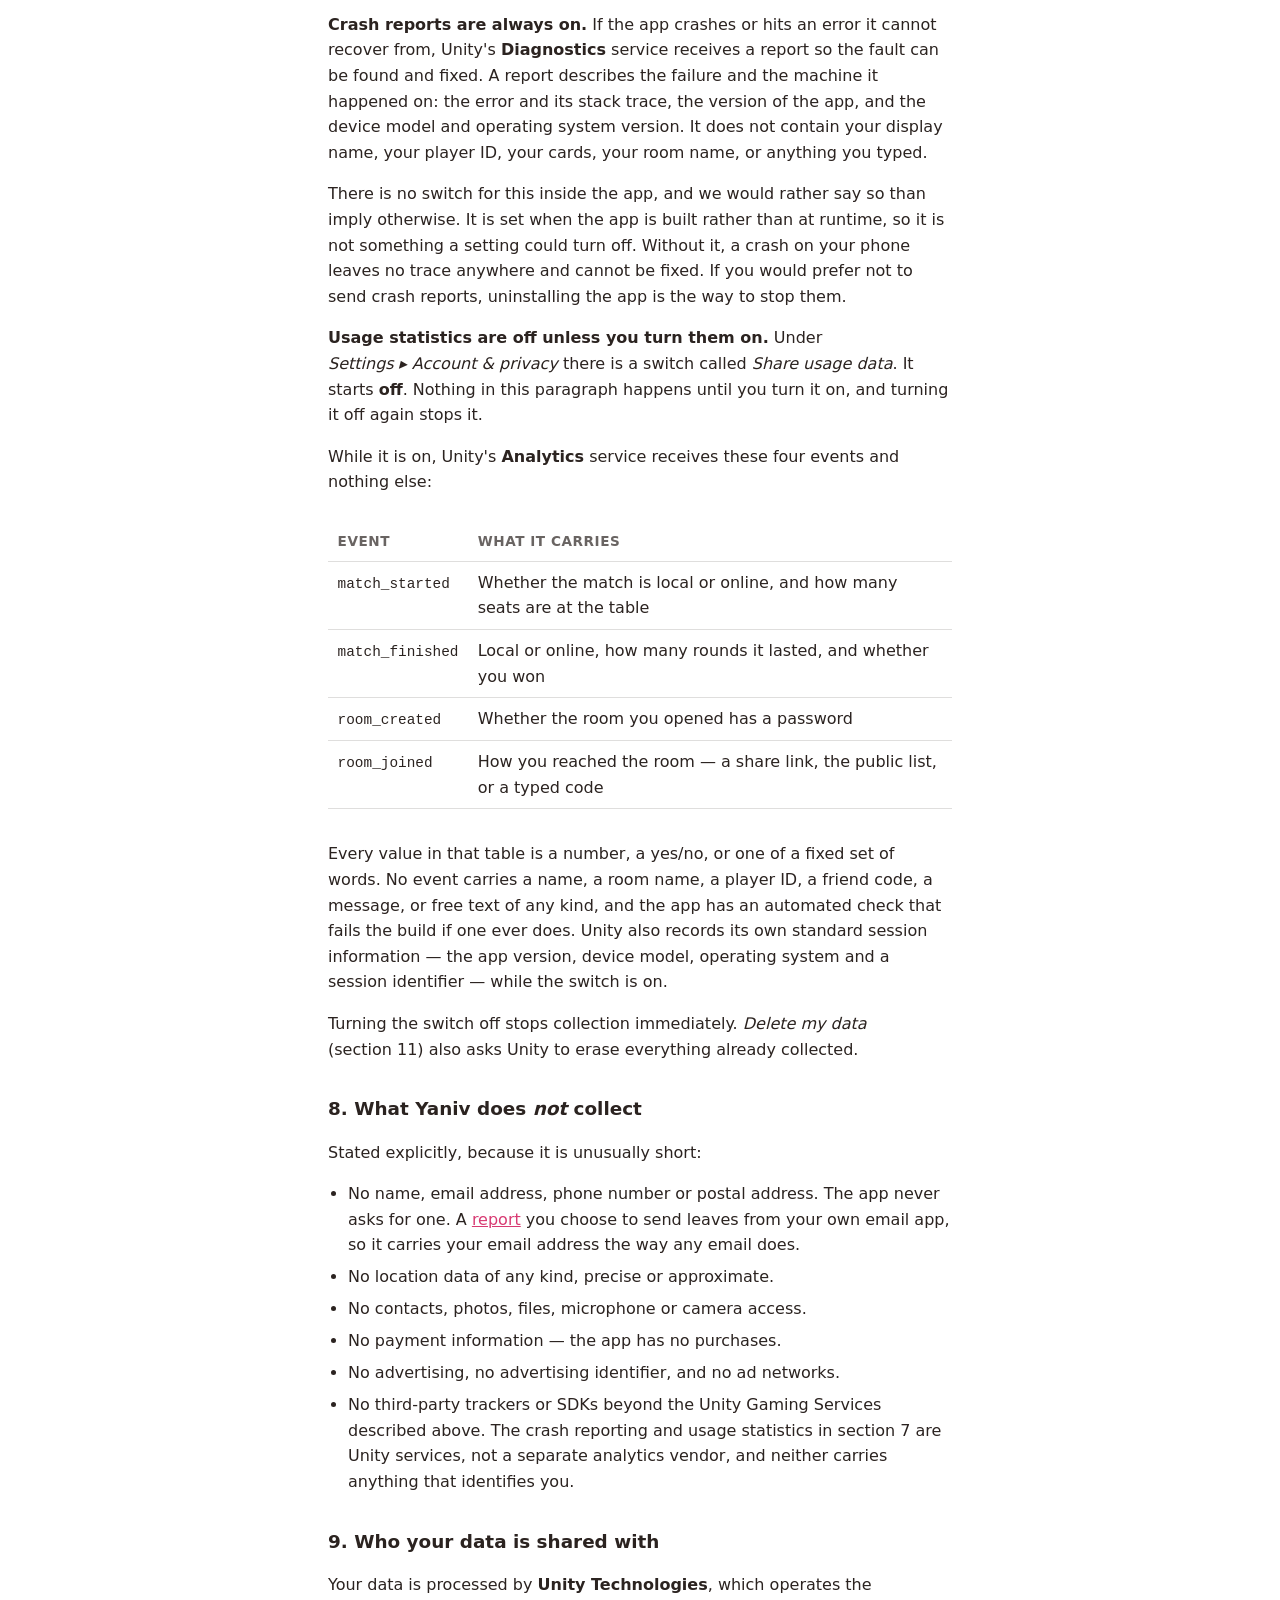
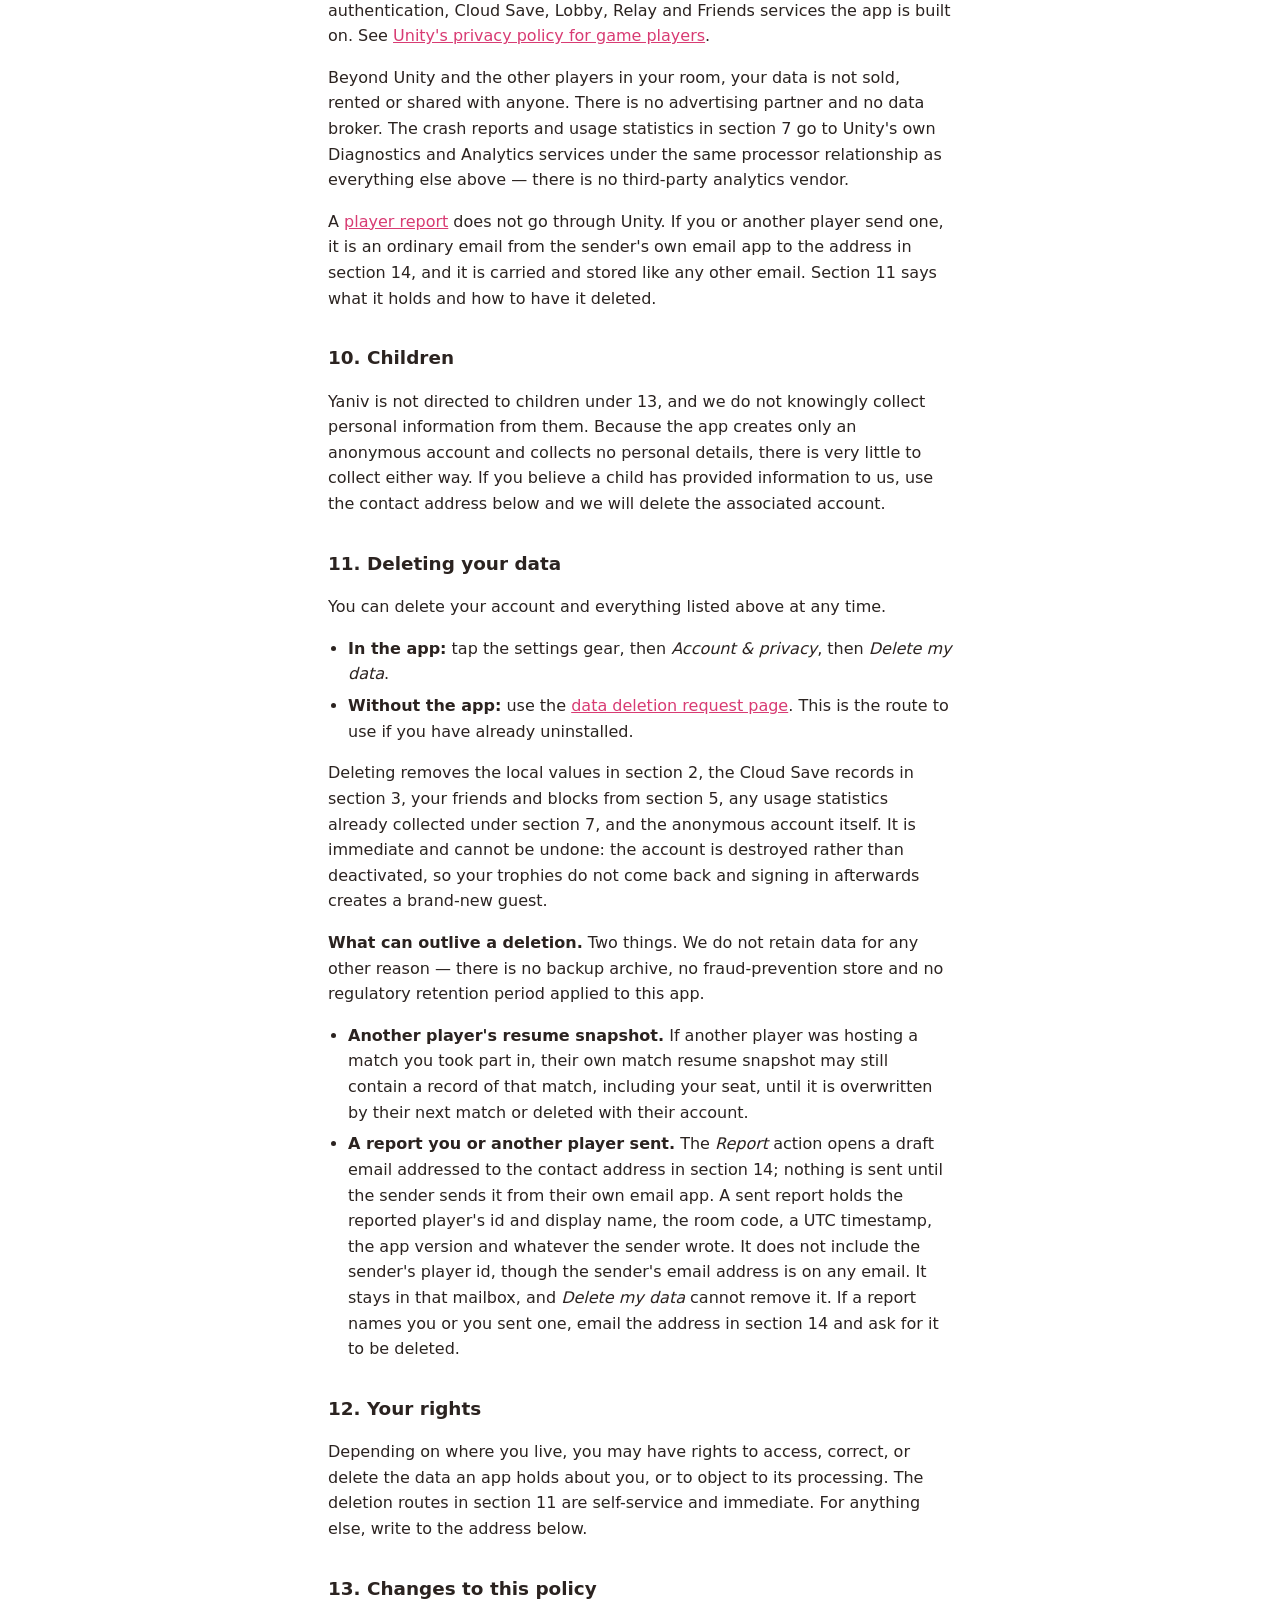
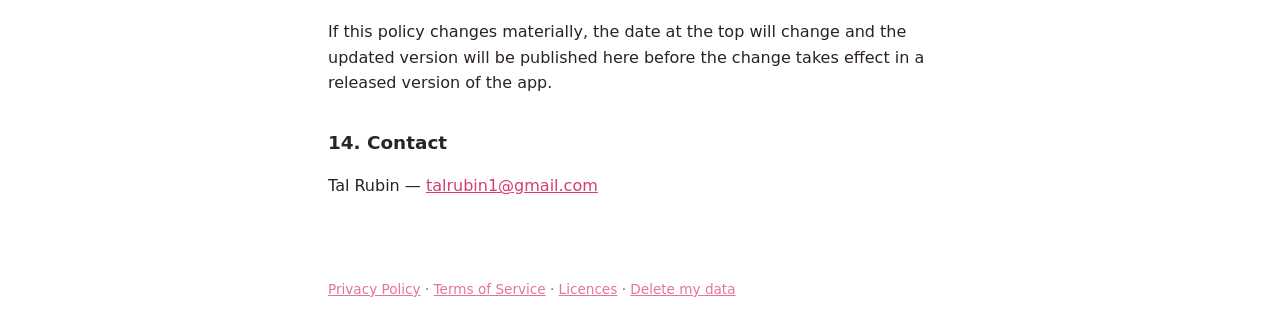
<file: Yaniv/legal/privacy.html>
<!doctype html>
<html lang="en">
<head>
<meta charset="utf-8">
<meta name="viewport" content="width=device-width, initial-scale=1, viewport-fit=cover">
<title>Yaniv — Privacy Policy</title>
<link rel="stylesheet" href="legal.css">
<!--
  The privacy policy Google Play requires in the store listing, and the document the Data Safety
  form is answered from.

  Every specific claim below is derived from Yaniv.Online.DataInventory in the app's source, which
  is the single declaration of what the app persists. DataInventoryTests fails the build if a new
  yaniv_* storage key appears anywhere in the tree without being accounted for there. So when this
  document and the app disagree, that is a bug in one of them and not a difference of opinion —
  update both together.

  Section 7's event table is the same arrangement against Yaniv.Telemetry.AnalyticsPolicy, which is
  the single declaration of what may be sent. AnalyticsPolicyTests fails if an event carries a value
  that is not a number, a flag or one of a fixed set of words — which is what keeps the sentence
  under that table true as the catalogue grows.
-->
</head>
<body>
<main>

<h1>Yaniv — Privacy Policy</h1>
<p class="updated">Last updated 3 October 2026</p>

<p>Yaniv is a card game published by Tal Rubin. This policy describes exactly what the app stores
about you, where it goes, and how to get rid of it. It is written to be checkable rather than
comprehensive: every item below corresponds to something specific in the app.</p>

<p><strong>The short version.</strong> The app creates an anonymous account for you automatically so
your trophies survive a reinstall and so other players can see you in a room. It stores your game
progress and settings. It does not ask for your name, email, phone number or location, and it
contains no advertising and no third-party trackers. It reports crashes to Unity so they can be
fixed, and it collects usage statistics <strong>only if you switch them on</strong> — see
section&nbsp;7.</p>

<h2>1. The account</h2>

<p>When you first open Yaniv, the app signs you in to <strong>Unity Gaming Services</strong> (UGS)
as an anonymous guest. This happens automatically, before you tap anything, because the app needs an
identity before it can save your progress or seat you in an online room.</p>

<p>That account is an opaque player ID generated by Unity. It is not linked to an email address, a
phone number, a Google account or any real-world identity, and Yaniv never asks you for one. Your
display name is generated by the app; you are not asked to supply one.</p>

<h2>2. What is stored on your device</h2>

<p>The following are stored locally, using Android's app-private preference storage. They never leave
your device except as part of the cloud sync described in section&nbsp;3, and the seat credential,
which the host of your match issues and which this device sends back to that host to rejoin.</p>

<div class="scroll">
<table>
<tr><th>Stored value</th><th>Key</th><th>Why</th></tr>
<tr><td>Trophies, games played, games won</td><td><code>yaniv_trophies</code>, <code>yaniv_games</code>, <code>yaniv_wins</code></td><td>Your profile and progress</td></tr>
<tr><td>Sound, music, vibration and notification switches</td><td><code>yaniv_sounds</code>, <code>yaniv_music</code>, <code>yaniv_vibration</code>, <code>yaniv_notifications</code></td><td>Your settings</td></tr>
<tr><td>Chosen language</td><td><code>yaniv_lang</code></td><td>So the app opens in the language you picked</td></tr>
<tr><td>Reduce motion and text size</td><td><code>yaniv_reduce_motion</code>, <code>yaniv_text_size</code></td><td>Your accessibility settings. Until you choose, the app follows your device's own; they stay on this device and are never mirrored to the cloud</td></tr>
<tr><td>Whether you have seen the first-run tips</td><td><code>yaniv_coach_seen</code></td><td>So the tutorial does not repeat forever</td></tr>
<tr><td>Your friend code</td><td><code>yaniv_friend_code</code></td><td>The code you share so friends can add you</td></tr>
<tr><td>Whether you turned usage statistics on</td><td><code>yaniv_analytics</code></td><td>Your answer to the switch in section&nbsp;7. It stays on this device and is never mirrored to the cloud</td></tr>
<tr><td>Your seat credential for a match in progress</td><td><code>yaniv_seat_secret</code></td><td>So this device can take its seat back after a disconnect, mid-match</td></tr>
</table>
</div>

<h2>3. What is stored in the cloud</h2>

<p>Stored by Unity's <strong>Cloud Save</strong> service, under your anonymous player ID:</p>

<ul>
  <li><strong>Your trophies, games played, games won, and your four settings switches</strong> — the
      same values as above, mirrored so they survive a reinstall or move to a new device.</li>
  <li><strong>A match resume snapshot</strong> (<code>yaniv_match_resume</code>), written once per
      round <em>only while you are hosting an online match</em>. It holds the state of the match in
      progress, including every player's cards, keyed by seat rather than by player ID. It is
      overwritten each round and is not read by anything today.</li>
</ul>

<h2>4. Online play</h2>

<p>Online play uses Unity's <strong>Lobby</strong> and <strong>Relay</strong> services, and matches are
hosted by one of the players rather than by a server we run.</p>

<ul>
  <li><strong>Other players in your room can see</strong> your display name, how you are doing in the
      match, and — for as long as you share a room — your anonymous player ID, which the room service
      lists for every member of the room. The match traffic itself carries a per-match seat token
      instead of the ID.</li>
  <li><strong>Room names</strong> are typed by whoever creates the room and are visible to anyone who
      can see that room in the public list. Do not put personal information in a room name.</li>
  <li><strong>Room membership and the room's game settings</strong> exist for as long as the room
      does, and are deleted when the room closes.</li>
  <li><strong>Your friend code</strong> is a reversible encoding of your anonymous player ID. Anyone
      you give it to can derive that ID. It is not linked to any personal identity, but treat it as
      you would a username.</li>
</ul>

<h2>5. Friends</h2>

<p>If you use the friends feature, Unity's <strong>Friends</strong> service stores your friend
relationships, any players you have blocked, pending friend requests, and your presence (whether you
are online). Adding someone as a friend is visible to them.</p>

<h2>6. Notifications</h2>

<p>Yaniv can schedule local notifications on your device — a reminder that it is your turn, or that a
room is waiting for you. These are scheduled by the app on the device itself. No notification is sent
from a server, and no push token is collected.</p>

<h2>7. Crash reports and usage statistics</h2>

<p>These are two different things with two different answers, so they are described separately.</p>

<p><strong>Crash reports are always on.</strong> If the app crashes or hits an error it cannot
recover from, Unity's <strong>Diagnostics</strong> service receives a report so the fault can be
found and fixed. A report describes the failure and the machine it happened on: the error and its
stack trace, the version of the app, and the device model and operating system version. It does not
contain your display name, your player ID, your cards, your room name, or anything you typed.</p>

<p>There is no switch for this inside the app, and we would rather say so than imply otherwise. It
is set when the app is built rather than at runtime, so it is not something a setting could turn off.
Without it, a crash on your phone leaves no trace anywhere and cannot be fixed. If you would prefer
not to send crash reports, uninstalling the app is the way to stop them.</p>

<p><strong>Usage statistics are off unless you turn them on.</strong> Under
<em>Settings&nbsp;▸&nbsp;Account&nbsp;&amp;&nbsp;privacy</em> there is a switch called
<em>Share usage data</em>. It starts <strong>off</strong>. Nothing in this paragraph happens until
you turn it on, and turning it off again stops it.</p>

<p>While it is on, Unity's <strong>Analytics</strong> service receives these four events and nothing
else:</p>

<div class="scroll">
<table>
<tr><th>Event</th><th>What it carries</th></tr>
<tr><td><code>match_started</code></td><td>Whether the match is local or online, and how many seats are at the table</td></tr>
<tr><td><code>match_finished</code></td><td>Local or online, how many rounds it lasted, and whether you won</td></tr>
<tr><td><code>room_created</code></td><td>Whether the room you opened has a password</td></tr>
<tr><td><code>room_joined</code></td><td>How you reached the room — a share link, the public list, or a typed code</td></tr>
</table>
</div>

<p>Every value in that table is a number, a yes/no, or one of a fixed set of words. No event carries
a name, a room name, a player ID, a friend code, a message, or free text of any kind, and the app has
an automated check that fails the build if one ever does. Unity also records its own standard session
information — the app version, device model, operating system and a session identifier — while the
switch is on.</p>

<p>Turning the switch off stops collection immediately. <em>Delete my data</em> (section&nbsp;11)
also asks Unity to erase everything already collected.</p>

<h2>8. What Yaniv does <em>not</em> collect</h2>

<p>Stated explicitly, because it is unusually short:</p>

<ul>
  <li>No name, email address, phone number or postal address. The app never asks for one. A
      <a href="#reports">report</a> you choose to send leaves from your own email app, so it carries
      your email address the way any email does.</li>
  <li>No location data of any kind, precise or approximate.</li>
  <li>No contacts, photos, files, microphone or camera access.</li>
  <li>No payment information — the app has no purchases.</li>
  <li>No advertising, no advertising identifier, and no ad networks.</li>
  <li>No third-party trackers or SDKs beyond the Unity Gaming Services described above. The crash
      reporting and usage statistics in section&nbsp;7 are Unity services, not a separate analytics
      vendor, and neither carries anything that identifies you.</li>
</ul>

<h2>9. Who your data is shared with</h2>

<p>Your data is processed by <strong>Unity Technologies</strong>, which operates the authentication,
Cloud Save, Lobby, Relay and Friends services the app is built on. See
<a href="https://unity.com/legal/game-player-and-app-user-privacy-policy">Unity's privacy policy for
game players</a>.</p>

<p>Beyond Unity and the other players in your room, your data is not sold, rented or shared with
anyone. There is no advertising partner and no data broker. The crash reports and usage statistics
in section&nbsp;7 go to Unity's own Diagnostics and Analytics services under the same processor
relationship as everything else above — there is no third-party analytics vendor.</p>

<p>A <a href="#reports">player report</a> does not go through Unity. If you or another player send
one, it is an ordinary email from the sender's own email app to the address in section&nbsp;14, and
it is carried and stored like any other email. Section&nbsp;11 says what it holds and how to have it
deleted.</p>

<h2>10. Children</h2>

<p>Yaniv is not directed to children under 13, and we do not knowingly collect personal information
from them. Because the app creates only an anonymous account and collects no personal details, there
is very little to collect either way. If you believe a child has provided information to us, use the
contact address below and we will delete the associated account.</p>

<h2 id="deleting">11. Deleting your data</h2>

<p>You can delete your account and everything listed above at any time.</p>

<ul>
  <li><strong>In the app:</strong> tap the settings gear, then <em>Account &amp; privacy</em>, then
      <em>Delete my data</em>.</li>
  <li><strong>Without the app:</strong> use the <a href="delete-data.html">data deletion request
      page</a>. This is the route to use if you have already uninstalled.</li>
</ul>

<p>Deleting removes the local values in section&nbsp;2, the Cloud Save records in section&nbsp;3, your
friends and blocks from section&nbsp;5, any usage statistics already collected under section&nbsp;7,
and the anonymous account itself. It is immediate and cannot
be undone: the account is destroyed rather than deactivated, so your trophies do not come back and
signing in afterwards creates a brand-new guest.</p>

<p><strong>What can outlive a deletion.</strong> Two things. We do not retain data for any other
reason — there is no backup archive, no fraud-prevention store and no regulatory retention period
applied to this app.</p>

<ul>
  <li><strong>Another player's resume snapshot.</strong> If another player was hosting a match you took
      part in, their own match resume snapshot may still contain a record of that match, including
      your seat, until it is overwritten by their next match or deleted with their account.</li>
  <li id="reports"><strong>A report you or another player sent.</strong> The <em>Report</em> action
      opens a draft email addressed to the contact address in section&nbsp;14; nothing is sent until
      the sender sends it from their own email app. A sent report holds the reported player's id and
      display name, the room code, a UTC timestamp, the app version and whatever the sender wrote. It
      does not include the sender's player id, though the sender's email address is on any email. It
      stays in that mailbox, and <em>Delete my data</em> cannot remove it. If a report names you or
      you sent one, email the address in section&nbsp;14 and ask for it to be deleted.</li>
</ul>

<h2>12. Your rights</h2>

<p>Depending on where you live, you may have rights to access, correct, or delete the data an app
holds about you, or to object to its processing. The deletion routes in section&nbsp;11 are
self-service and immediate. For anything else, write to the address below.</p>

<h2>13. Changes to this policy</h2>

<p>If this policy changes materially, the date at the top will change and the updated version will be
published here before the change takes effect in a released version of the app.</p>

<h2>14. Contact</h2>

<p>Tal Rubin — <a href="mailto:talrubin1@gmail.com">talrubin1@gmail.com</a></p>

</main>
<footer>
  <a href="privacy.html">Privacy Policy</a> ·
  <a href="terms.html">Terms of Service</a> ·
  <a href="licenses.html">Licences</a> ·
  <a href="delete-data.html">Delete my data</a>
</footer>
</body>
</html>
</file>
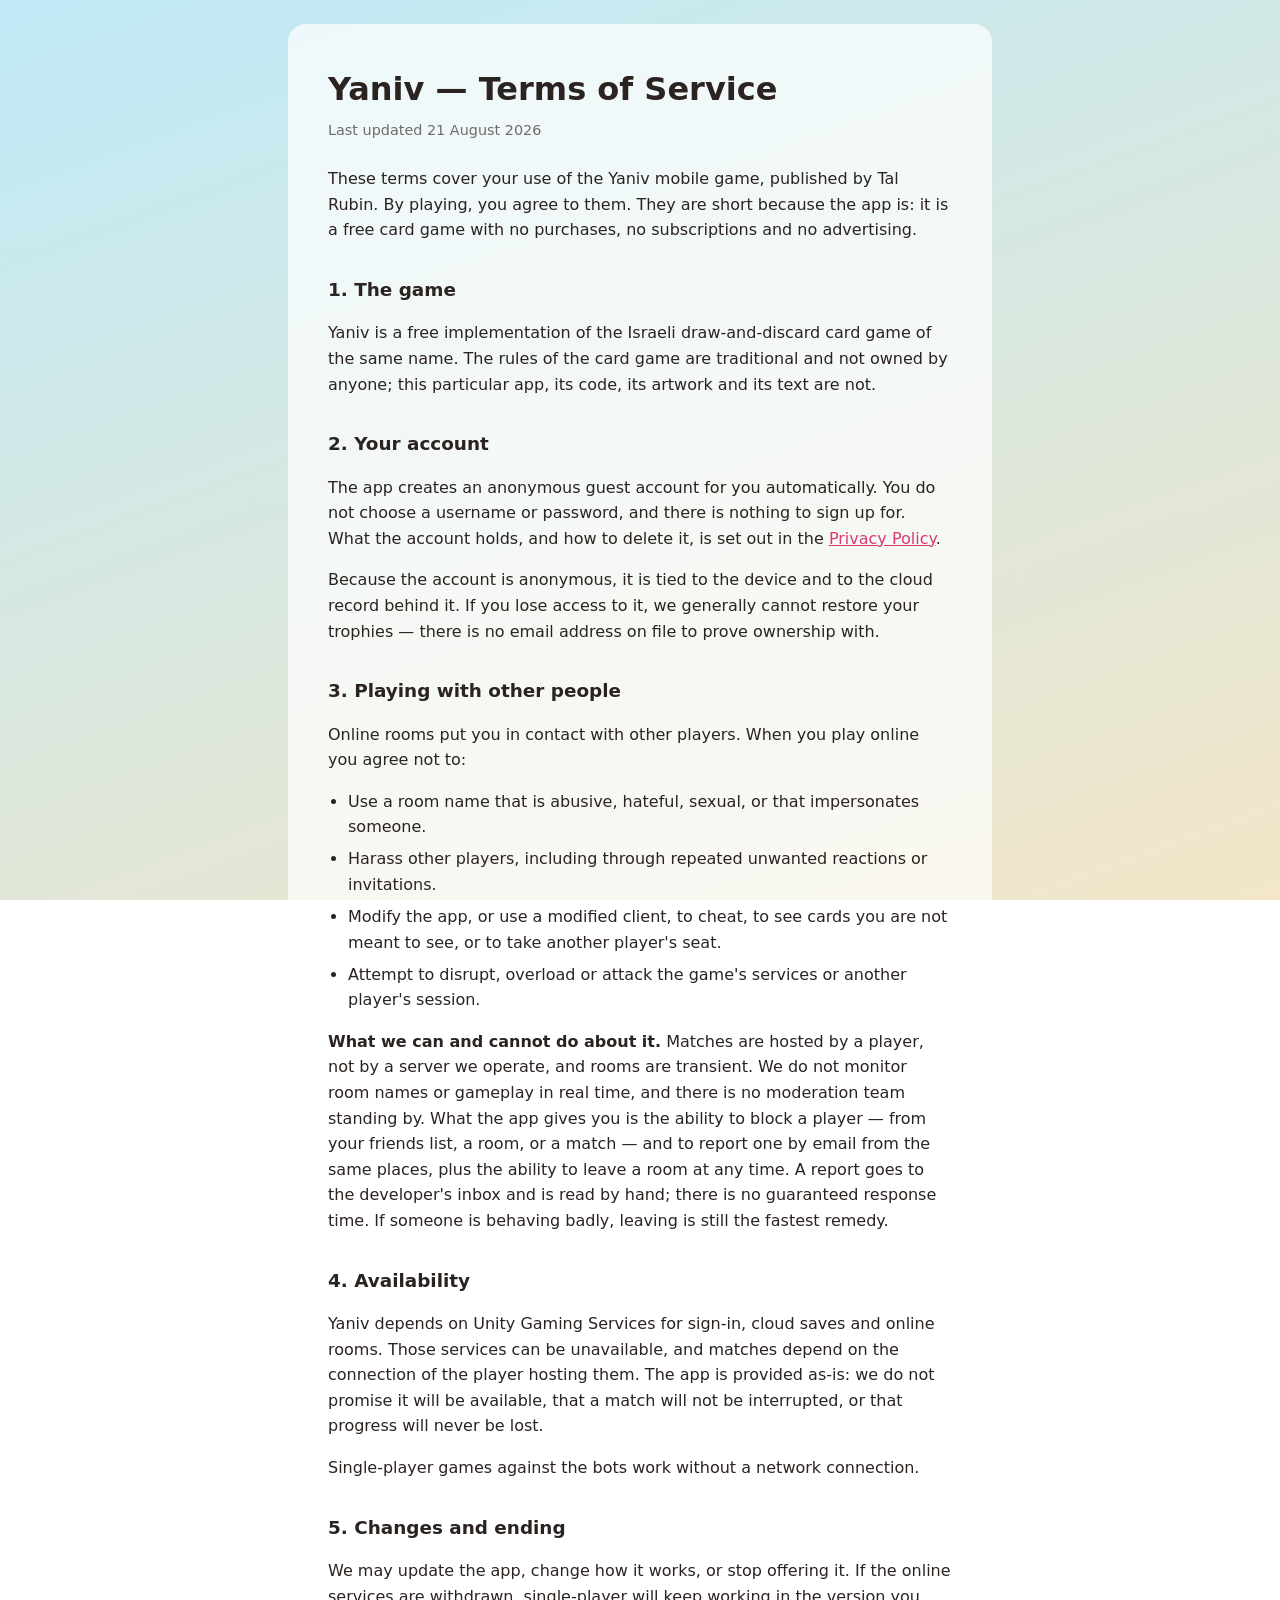
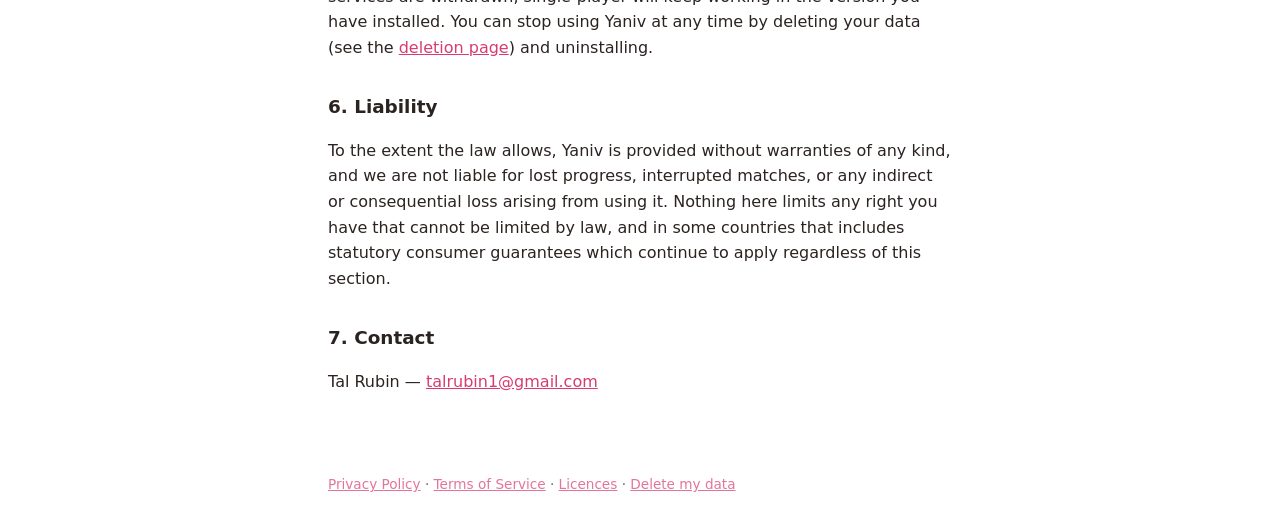
<file: Yaniv/legal/terms.html>
<!doctype html>
<html lang="en">
<head>
<meta charset="utf-8">
<meta name="viewport" content="width=device-width, initial-scale=1, viewport-fit=cover">
<title>Yaniv — Terms of Service</title>
<link rel="stylesheet" href="legal.css">
<!--
  The document the app's `login_terms` string has promised in all 15 locales since M10 was specced
  ("By continuing you agree to our Terms of Service & Privacy Policy") and which did not exist until
  now. That string is still unrendered — the Login screen it belongs to is not built — but the app
  now links here from Account & privacy, so the promise is no longer empty either way.
-->
</head>
<body>
<main>

<h1>Yaniv — Terms of Service</h1>
<p class="updated">Last updated 21 August 2026</p>

<p>These terms cover your use of the Yaniv mobile game, published by Tal Rubin. By playing, you agree
to them. They are short because the app is: it is a free card game with no purchases, no
subscriptions and no advertising.</p>

<h2>1. The game</h2>

<p>Yaniv is a free implementation of the Israeli draw-and-discard card game of the same name. The
rules of the card game are traditional and not owned by anyone; this particular app, its code, its
artwork and its text are not.</p>

<h2>2. Your account</h2>

<p>The app creates an anonymous guest account for you automatically. You do not choose a username or
password, and there is nothing to sign up for. What the account holds, and how to delete it, is set
out in the <a href="privacy.html">Privacy Policy</a>.</p>

<p>Because the account is anonymous, it is tied to the device and to the cloud record behind it. If
you lose access to it, we generally cannot restore your trophies — there is no email address on file
to prove ownership with.</p>

<h2>3. Playing with other people</h2>

<p>Online rooms put you in contact with other players. When you play online you agree not to:</p>

<ul>
  <li>Use a room name that is abusive, hateful, sexual, or that impersonates someone.</li>
  <li>Harass other players, including through repeated unwanted reactions or invitations.</li>
  <li>Modify the app, or use a modified client, to cheat, to see cards you are not meant to see, or
      to take another player's seat.</li>
  <li>Attempt to disrupt, overload or attack the game's services or another player's session.</li>
</ul>

<p><strong>What we can and cannot do about it.</strong> Matches are hosted by a player, not by a
server we operate, and rooms are transient. We do not monitor room names or gameplay in real time,
and there is no moderation team standing by. What the app gives you is the ability to block a
player — from your friends list, a room, or a match — and to report one by email from the same
places, plus the ability to leave a room at any time. A report goes to the developer's inbox and is
read by hand; there is no guaranteed response time. If someone is behaving badly, leaving is still
the fastest remedy.</p>

<h2>4. Availability</h2>

<p>Yaniv depends on Unity Gaming Services for sign-in, cloud saves and online rooms. Those services
can be unavailable, and matches depend on the connection of the player hosting them. The app is
provided as-is: we do not promise it will be available, that a match will not be interrupted, or that
progress will never be lost.</p>

<p>Single-player games against the bots work without a network connection.</p>

<h2>5. Changes and ending</h2>

<p>We may update the app, change how it works, or stop offering it. If the online services are
withdrawn, single-player will keep working in the version you have installed. You can stop using
Yaniv at any time by deleting your data (see the <a href="delete-data.html">deletion page</a>) and
uninstalling.</p>

<h2>6. Liability</h2>

<p>To the extent the law allows, Yaniv is provided without warranties of any kind, and we are not
liable for lost progress, interrupted matches, or any indirect or consequential loss arising from
using it. Nothing here limits any right you have that cannot be limited by law, and in some countries
that includes statutory consumer guarantees which continue to apply regardless of this section.</p>

<h2>7. Contact</h2>

<p>Tal Rubin — <a href="mailto:talrubin1@gmail.com">talrubin1@gmail.com</a></p>

</main>
<footer>
  <a href="privacy.html">Privacy Policy</a> ·
  <a href="terms.html">Terms of Service</a> ·
  <a href="licenses.html">Licences</a> ·
  <a href="delete-data.html">Delete my data</a>
</footer>
</body>
</html>
</file>
<file: Yaniv/legal/legal.css>
/*
  Shared by privacy.html, terms.html, licenses.html and delete-data.html.

  The palette is web/link/index.html's, deliberately: these pages and the invite landing page are
  served from the same host and a player reaching one from the other should not feel handed off to
  somebody else's site. The layout is not shared, though — the invite page centres one short message
  in the viewport, and these are documents, so they read as a measured column instead.
*/
:root {
  --sand: #f3e6c8;
  --ink: #2b2320;
  --pink: #d83b73;
  --cyan: #bfe9f7;
  --rule: rgba(43, 35, 32, 0.15);
}

* { box-sizing: border-box; }

body {
  margin: 0;
  min-height: 100vh;
  padding: 24px;
  background: linear-gradient(160deg, var(--cyan), var(--sand));
  background-attachment: fixed;
  color: var(--ink);
  font-family: system-ui, -apple-system, "Segoe UI", Roboto, sans-serif;
  line-height: 1.6;
}

main {
  max-width: 44rem;
  margin: 0 auto;
  padding: clamp(1.25rem, 5vw, 2.5rem);
  background: rgba(255, 255, 255, 0.72);
  border-radius: 18px;
}

h1 { font-size: clamp(1.5rem, 6vw, 2rem); margin: 0 0 0.25rem; }
h2 { font-size: 1.15rem; margin: 2rem 0 0.5rem; }
h3 { font-size: 1rem; margin: 1.5rem 0 0.35rem; }
p, li { font-size: 1rem; }
ul { padding-left: 1.25rem; }
li { margin-bottom: 0.4rem; }

.updated { margin: 0 0 1.5rem; opacity: 0.65; font-size: 0.9rem; }

a { color: var(--pink); }

/* The one thing on the deletion page a reader must not miss. */
.callout {
  margin: 1.5rem 0;
  padding: 1rem 1.25rem;
  border-left: 4px solid var(--pink);
  background: rgba(216, 59, 115, 0.07);
  border-radius: 0 10px 10px 0;
}

table { border-collapse: collapse; width: 100%; margin: 0.75rem 0 1rem; }
th, td { text-align: left; padding: 0.5rem 0.6rem; border-bottom: 1px solid var(--rule); vertical-align: top; }
th { font-size: 0.85rem; text-transform: uppercase; letter-spacing: 0.04em; opacity: 0.7; }
td code { font-size: 0.9em; }

/* Key names are data, not prose: keep them left-to-right and unbroken. */
code {
  font-family: ui-monospace, "SF Mono", Menlo, Consolas, monospace;
  direction: ltr;
  unicode-bidi: isolate;
  white-space: nowrap;
}

/* Wide tables scroll inside themselves rather than pushing the page sideways on a phone. */
.scroll { overflow-x: auto; }

/*
  Verbatim licence text on licenses.html — the OFL and MIT bodies, which are reproduced because those
  licences require reproducing rather than because anyone reads them straight through. Set smaller and
  tighter than body prose so a page that is mostly obligation still reads as a page: the parts written
  for a human stay visually dominant, and the boilerplate is legibly present without taking over.
*/
.license-body {
  font-size: 0.85rem;
  line-height: 1.5;
  margin: 0 0 0.75rem;
  opacity: 0.78;
}

footer {
  max-width: 44rem;
  margin: 1.5rem auto 0;
  padding: 0 clamp(1.25rem, 5vw, 2.5rem);
  font-size: 0.85rem;
  opacity: 0.7;
}
</file>
